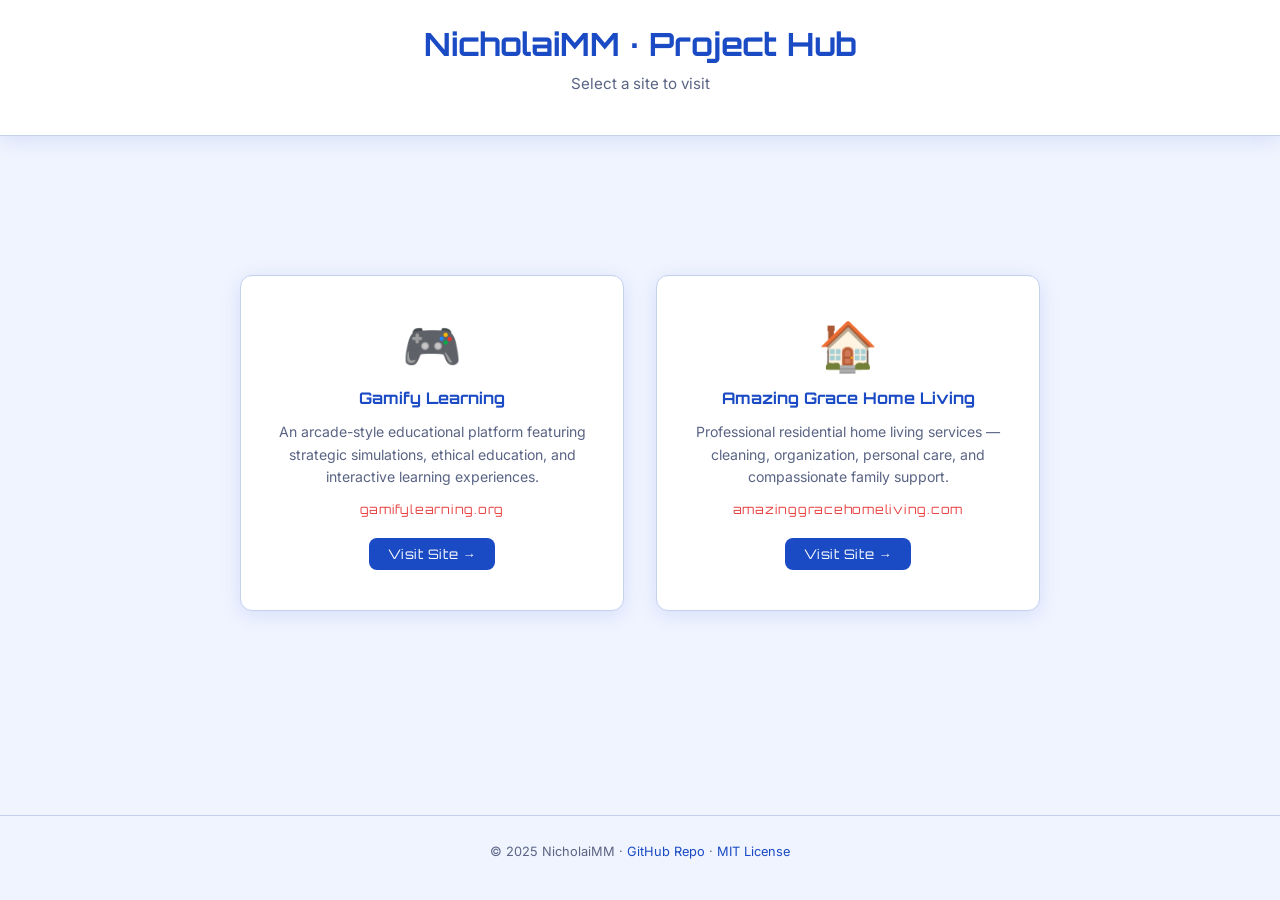
<file: index.html>
<!DOCTYPE html>
<html lang="en">
<head>
  <meta charset="UTF-8">
  <meta name="viewport" content="width=device-width, initial-scale=1.0">
  <title>NicholaiMM — Project Hub</title>
  <meta name="description" content="Welcome to the NicholaiMM project hub. Explore Gamify Learning, an arcade-style educational platform, and Amazing Grace Home Living, a professional residential home services site.">
  <meta name="author" content="NicholaiMM">
  <link rel="stylesheet" href="assets/style.css">
  <style>
    /* Hub-specific overrides */
    body { display: flex; flex-direction: column; min-height: 100vh; }

    .hub-header {
      background: var(--surface);
      border-bottom: 1px solid var(--border);
      padding: 1.5rem 2rem;
      text-align: center;
      box-shadow: var(--shadow);
    }
    .hub-header h1 {
      font-family: 'Orbitron', sans-serif;
      font-size: clamp(1.4rem, 4vw, 2rem);
      color: var(--accent);
      margin-bottom: .4rem;
    }
    .hub-header p {
      color: var(--muted);
      font-size: .95rem;
    }

    .hub-main {
      flex: 1;
      display: flex;
      flex-direction: column;
      align-items: center;
      justify-content: center;
      padding: 3rem 1.5rem;
      gap: 2rem;
    }

    .site-grid {
      display: grid;
      grid-template-columns: repeat(auto-fit, minmax(300px, 1fr));
      gap: 2rem;
      width: 100%;
      max-width: 800px;
    }

    .site-card {
      background: var(--surface);
      border: 1px solid var(--border);
      border-radius: var(--radius);
      padding: 2.5rem 2rem;
      text-align: center;
      box-shadow: var(--shadow);
      transition: transform var(--transition), box-shadow var(--transition);
      text-decoration: none;
      color: inherit;
      display: flex;
      flex-direction: column;
      align-items: center;
      gap: .8rem;
    }
    .site-card:hover {
      transform: translateY(-5px);
      box-shadow: 0 12px 40px rgba(26,75,196,.2);
      text-decoration: none;
    }
    .site-card .site-icon { font-size: 3rem; }
    .site-card h2 {
      font-family: 'Orbitron', sans-serif;
      font-size: 1rem;
      color: var(--accent);
      margin: 0;
      padding: 0;
      border: none;
    }
    .site-card p {
      color: var(--muted);
      font-size: .88rem;
      line-height: 1.6;
      margin: 0;
    }
    .site-card .domain {
      font-size: .78rem;
      color: var(--accent2);
      font-family: 'Orbitron', sans-serif;
      letter-spacing: .06em;
    }
    .site-card .visit-btn {
      display: inline-block;
      margin-top: .5rem;
      background: var(--accent);
      color: #fff;
      border-radius: 8px;
      padding: .5rem 1.2rem;
      font-size: .82rem;
      font-family: 'Orbitron', sans-serif;
      letter-spacing: .04em;
      transition: var(--transition);
    }
    .site-card:hover .visit-btn { background: var(--accent2); }

    .hub-footer {
      text-align: center;
      padding: 1.5rem 1rem;
      border-top: 1px solid var(--border);
      font-size: .8rem;
      color: var(--muted);
    }
    .hub-footer a { color: var(--accent); }
  </style>
</head>
<body>

<header class="hub-header">
  <h1>NicholaiMM · Project Hub</h1>
  <p>Select a site to visit</p>
</header>

<main class="hub-main">
  <div class="site-grid">

    <a href="gamifylearning/index.html" class="site-card">
      <div class="site-icon">🎮</div>
      <h2>Gamify Learning</h2>
      <p>An arcade-style educational platform featuring strategic simulations, ethical education, and interactive learning experiences.</p>
      <span class="domain">gamifylearning.org</span>
      <span class="visit-btn">Visit Site →</span>
    </a>

    <a href="amazinggracehomeliving/index.html" class="site-card">
      <div class="site-icon">🏠</div>
      <h2>Amazing Grace Home Living</h2>
      <p>Professional residential home living services — cleaning, organization, personal care, and compassionate family support.</p>
      <span class="domain">amazinggracehomeliving.com</span>
      <span class="visit-btn">Visit Site →</span>
    </a>

  </div>
</main>

<footer class="hub-footer">
  <p>© 2025 NicholaiMM ·
    <a href="https://github.com/NicholaiMM/nash" target="_blank" rel="noopener">GitHub Repo</a> ·
    <a href="LICENSE">MIT License</a>
  </p>
</footer>

</body>
</html>
</file>
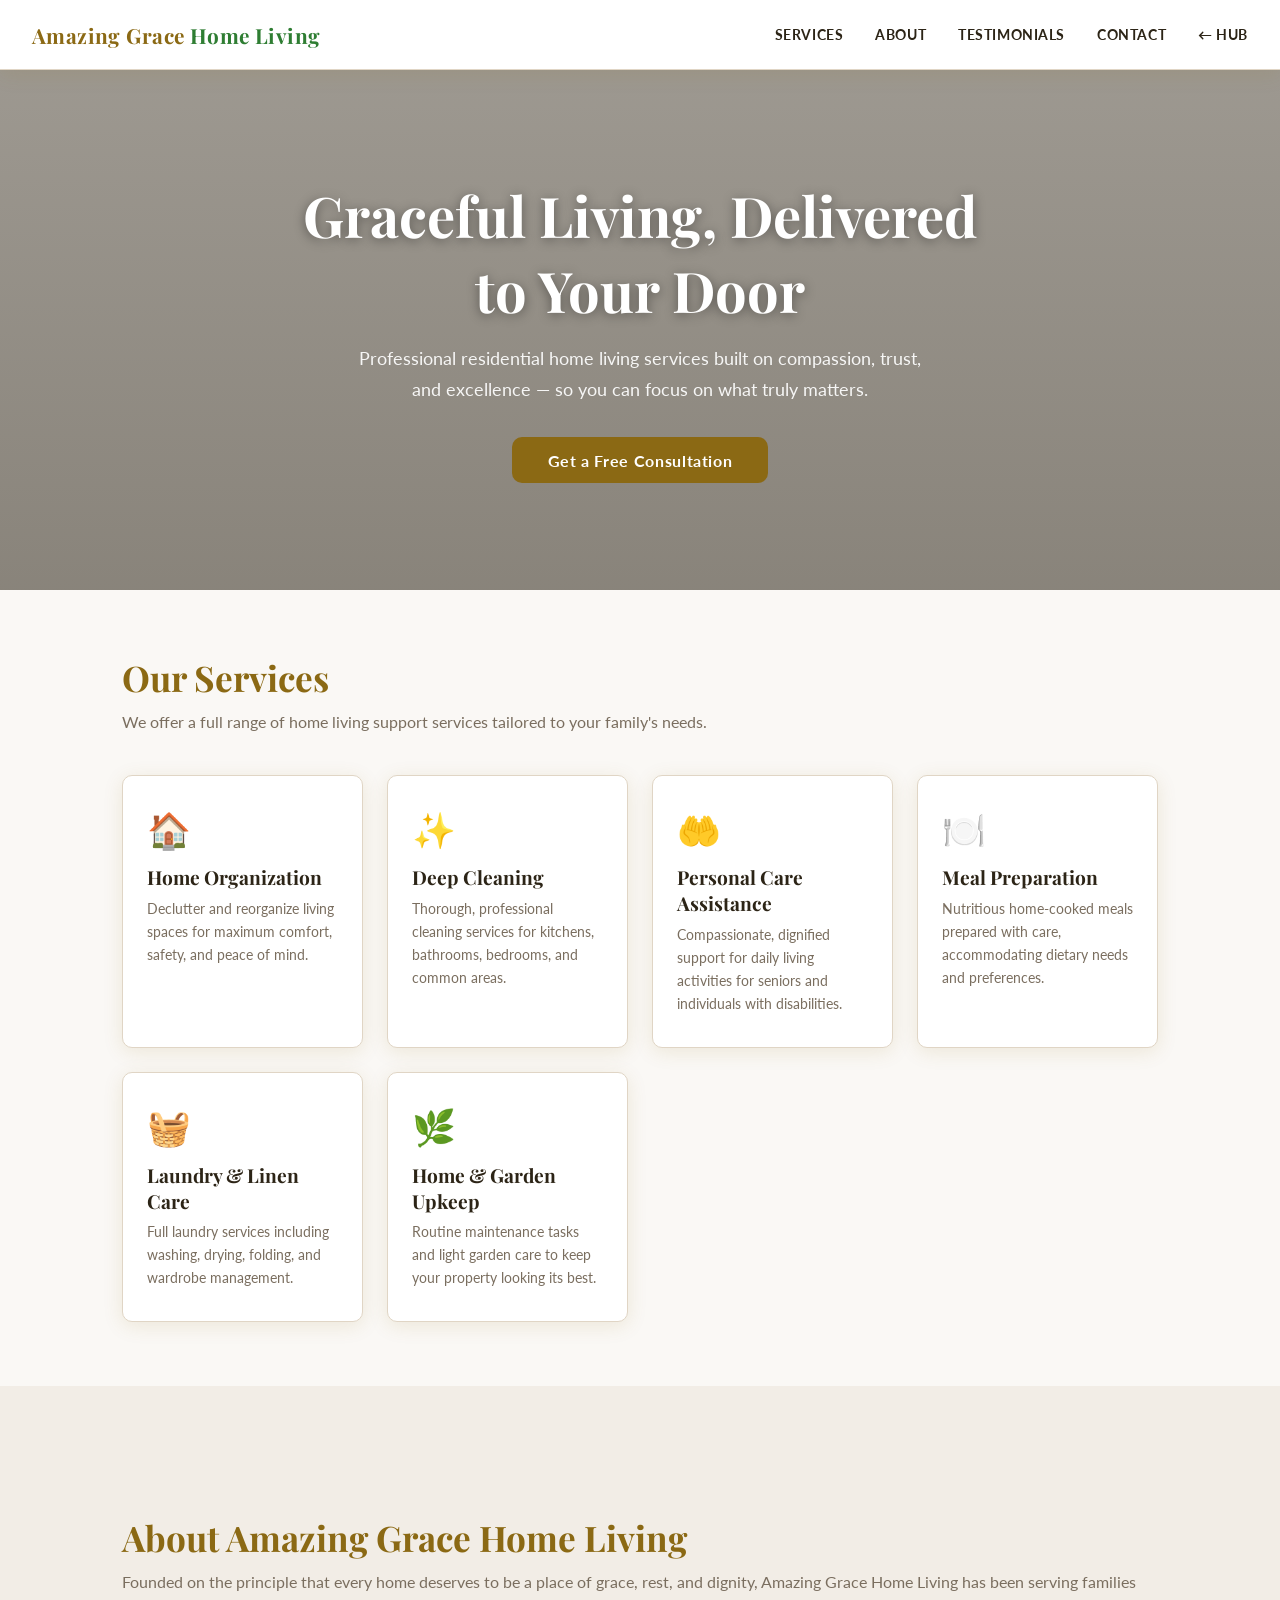
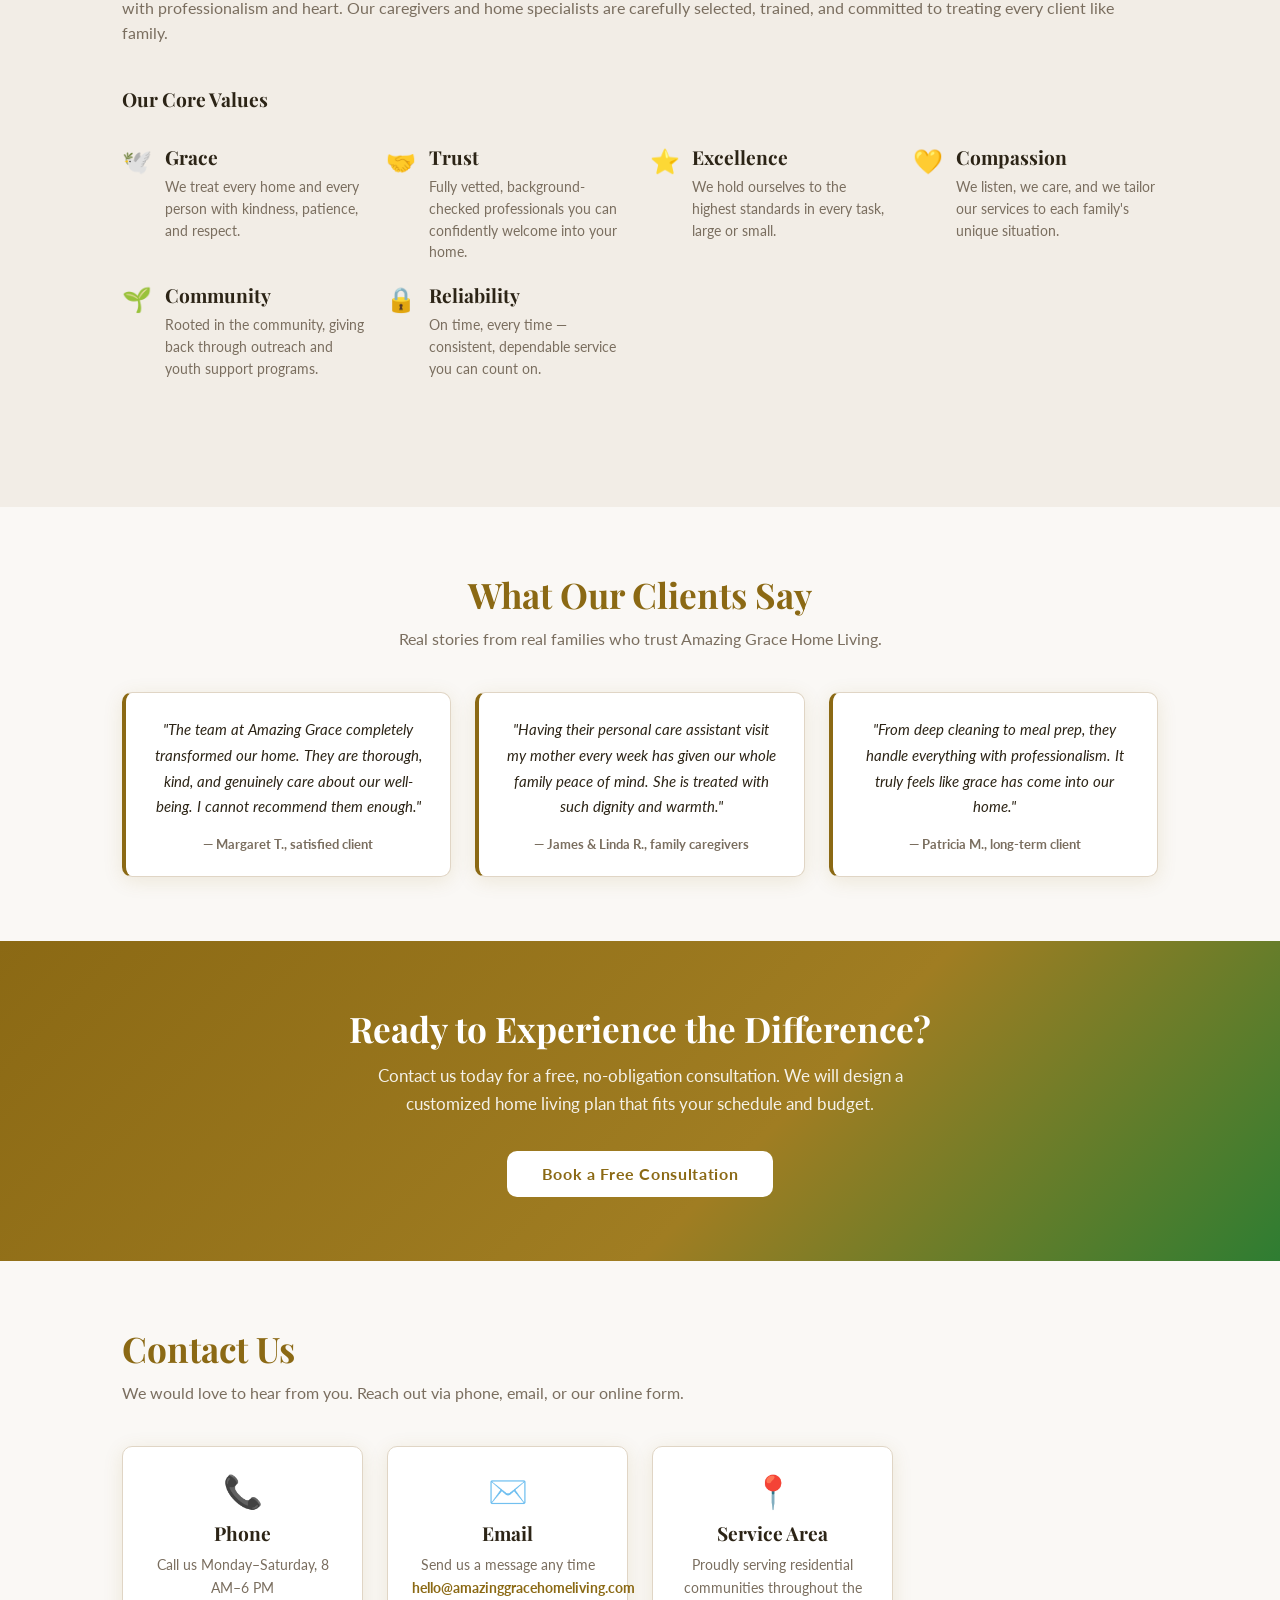
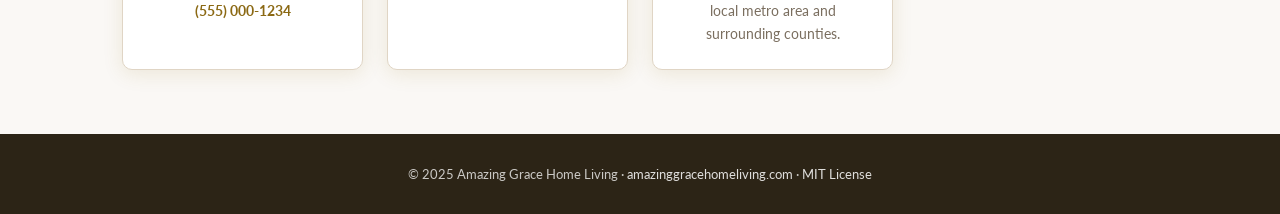
<file: amazinggracehomeliving/index.html>
<!DOCTYPE html>
<html lang="en">
<head>
  <meta charset="UTF-8">
  <meta name="viewport" content="width=device-width, initial-scale=1.0">
  <title>Amazing Grace Home Living — Residential Home Services</title>
  <meta name="description" content="Amazing Grace Home Living: professional residential home living services — cleaning, organization, personal care, and compassionate support for families.">
  <meta name="author" content="NicholaiMM">
  <meta property="og:title" content="Amazing Grace Home Living">
  <meta property="og:description" content="Professional residential home living services with compassion and excellence.">
  <meta property="og:url" content="https://amazinggracehomeliving.com/">
  <meta property="og:type" content="website">
  <link rel="canonical" href="https://amazinggracehomeliving.com/">
  <link rel="stylesheet" href="style.css">
</head>
<body>

<!-- ===== Top navigation bar ===== -->
<header class="topbar">
  <div class="brand">Amazing Grace<span> Home Living</span></div>
  <nav aria-label="Main navigation">
    <a href="#services">Services</a>
    <a href="#about">About</a>
    <a href="#testimonials">Testimonials</a>
    <a href="#contact">Contact</a>
    <a href="../index.html">← Hub</a>
  </nav>
  <button class="hamburger" id="hamburger" aria-label="Toggle navigation">
    <span></span><span></span><span></span>
  </button>
</header>

<!-- Mobile nav drawer -->
<nav class="mobile-nav" id="mobileNav" aria-label="Mobile navigation">
  <a href="#services">Services</a>
  <a href="#about">About</a>
  <a href="#testimonials">Testimonials</a>
  <a href="#contact">Contact</a>
  <a href="../index.html">← Back to Hub</a>
</nav>

<!-- ===== Page content ===== -->
<div class="page-content">

  <!-- Hero -->
  <section class="hero">
    <h1>Graceful Living, Delivered to Your Door</h1>
    <p>Professional residential home living services built on compassion, trust, and excellence — so you can focus on what truly matters.</p>
    <a href="#contact" class="hero-cta">Get a Free Consultation</a>
  </section>

  <!-- Services -->
  <section id="services" class="section">
    <h2>Our Services</h2>
    <p class="section-sub">We offer a full range of home living support services tailored to your family's needs.</p>

    <div class="services-grid">
      <div class="service-card">
        <div class="service-icon">🏠</div>
        <h3>Home Organization</h3>
        <p>Declutter and reorganize living spaces for maximum comfort, safety, and peace of mind.</p>
      </div>
      <div class="service-card">
        <div class="service-icon">✨</div>
        <h3>Deep Cleaning</h3>
        <p>Thorough, professional cleaning services for kitchens, bathrooms, bedrooms, and common areas.</p>
      </div>
      <div class="service-card">
        <div class="service-icon">🤲</div>
        <h3>Personal Care Assistance</h3>
        <p>Compassionate, dignified support for daily living activities for seniors and individuals with disabilities.</p>
      </div>
      <div class="service-card">
        <div class="service-icon">🍽️</div>
        <h3>Meal Preparation</h3>
        <p>Nutritious home-cooked meals prepared with care, accommodating dietary needs and preferences.</p>
      </div>
      <div class="service-card">
        <div class="service-icon">🧺</div>
        <h3>Laundry &amp; Linen Care</h3>
        <p>Full laundry services including washing, drying, folding, and wardrobe management.</p>
      </div>
      <div class="service-card">
        <div class="service-icon">🌿</div>
        <h3>Home &amp; Garden Upkeep</h3>
        <p>Routine maintenance tasks and light garden care to keep your property looking its best.</p>
      </div>
    </div>
  </section>

  <!-- About -->
  <div class="section-alt">
    <section id="about" class="section">
      <h2>About Amazing Grace Home Living</h2>
      <p class="section-sub">
        Founded on the principle that every home deserves to be a place of grace, rest, and dignity,
        Amazing Grace Home Living has been serving families with professionalism and heart.
        Our caregivers and home specialists are carefully selected, trained, and committed to treating
        every client like family.
      </p>

      <h3>Our Core Values</h3>
      <div class="values-list">
        <div class="value-item">
          <span class="value-icon">🕊️</span>
          <div>
            <h3>Grace</h3>
            <p>We treat every home and every person with kindness, patience, and respect.</p>
          </div>
        </div>
        <div class="value-item">
          <span class="value-icon">🤝</span>
          <div>
            <h3>Trust</h3>
            <p>Fully vetted, background-checked professionals you can confidently welcome into your home.</p>
          </div>
        </div>
        <div class="value-item">
          <span class="value-icon">⭐</span>
          <div>
            <h3>Excellence</h3>
            <p>We hold ourselves to the highest standards in every task, large or small.</p>
          </div>
        </div>
        <div class="value-item">
          <span class="value-icon">💛</span>
          <div>
            <h3>Compassion</h3>
            <p>We listen, we care, and we tailor our services to each family's unique situation.</p>
          </div>
        </div>
        <div class="value-item">
          <span class="value-icon">🌱</span>
          <div>
            <h3>Community</h3>
            <p>Rooted in the community, giving back through outreach and youth support programs.</p>
          </div>
        </div>
        <div class="value-item">
          <span class="value-icon">🔒</span>
          <div>
            <h3>Reliability</h3>
            <p>On time, every time — consistent, dependable service you can count on.</p>
          </div>
        </div>
      </div>
    </section>
  </div>

  <!-- Testimonials -->
  <section id="testimonials" class="section-center">
    <h2>What Our Clients Say</h2>
    <p class="section-sub">Real stories from real families who trust Amazing Grace Home Living.</p>

    <div class="testimonials-grid">
      <div class="testimonial">
        <blockquote>
          "The team at Amazing Grace completely transformed our home. They are thorough, kind, and
          genuinely care about our well-being. I cannot recommend them enough."
        </blockquote>
        <cite>— Margaret T., satisfied client</cite>
      </div>
      <div class="testimonial">
        <blockquote>
          "Having their personal care assistant visit my mother every week has given our whole family
          peace of mind. She is treated with such dignity and warmth."
        </blockquote>
        <cite>— James &amp; Linda R., family caregivers</cite>
      </div>
      <div class="testimonial">
        <blockquote>
          "From deep cleaning to meal prep, they handle everything with professionalism. It truly
          feels like grace has come into our home."
        </blockquote>
        <cite>— Patricia M., long-term client</cite>
      </div>
    </div>
  </section>

  <!-- CTA Banner -->
  <div class="cta-banner">
    <h2>Ready to Experience the Difference?</h2>
    <p>Contact us today for a free, no-obligation consultation. We will design a customized home living plan that fits your schedule and budget.</p>
    <a href="#contact" class="cta-btn">Book a Free Consultation</a>
  </div>

  <!-- Contact -->
  <section id="contact" class="section">
    <h2>Contact Us</h2>
    <p class="section-sub">We would love to hear from you. Reach out via phone, email, or our online form.</p>

    <div class="contact-grid">
      <div class="contact-card">
        <div class="contact-icon">📞</div>
        <h3>Phone</h3>
        <p>Call us Monday–Saturday, 8 AM–6 PM<br>
          <a href="tel:+15550001234">(555) 000-1234</a>
        </p>
      </div>
      <div class="contact-card">
        <div class="contact-icon">✉️</div>
        <h3>Email</h3>
        <p>Send us a message any time<br>
          <a href="mailto:hello@amazinggracehomeliving.com">hello@amazinggracehomeliving.com</a>
        </p>
      </div>
      <div class="contact-card">
        <div class="contact-icon">📍</div>
        <h3>Service Area</h3>
        <p>Proudly serving residential communities throughout the local metro area and surrounding counties.</p>
      </div>
    </div>
  </section>

  <!-- Footer -->
  <footer>
    <p>
      © 2025 Amazing Grace Home Living ·
      <a href="https://amazinggracehomeliving.com/">amazinggracehomeliving.com</a> ·
      <a href="../LICENSE">MIT License</a>
    </p>
  </footer>

</div><!-- /.page-content -->

<script>
  const hamburger  = document.getElementById('hamburger');
  const mobileNav  = document.getElementById('mobileNav');
  hamburger.addEventListener('click', () => mobileNav.classList.toggle('open'));
  document.addEventListener('click', e => {
    if (!mobileNav.contains(e.target) && !hamburger.contains(e.target)) {
      mobileNav.classList.remove('open');
    }
  });
</script>
</body>
</html>
</file>
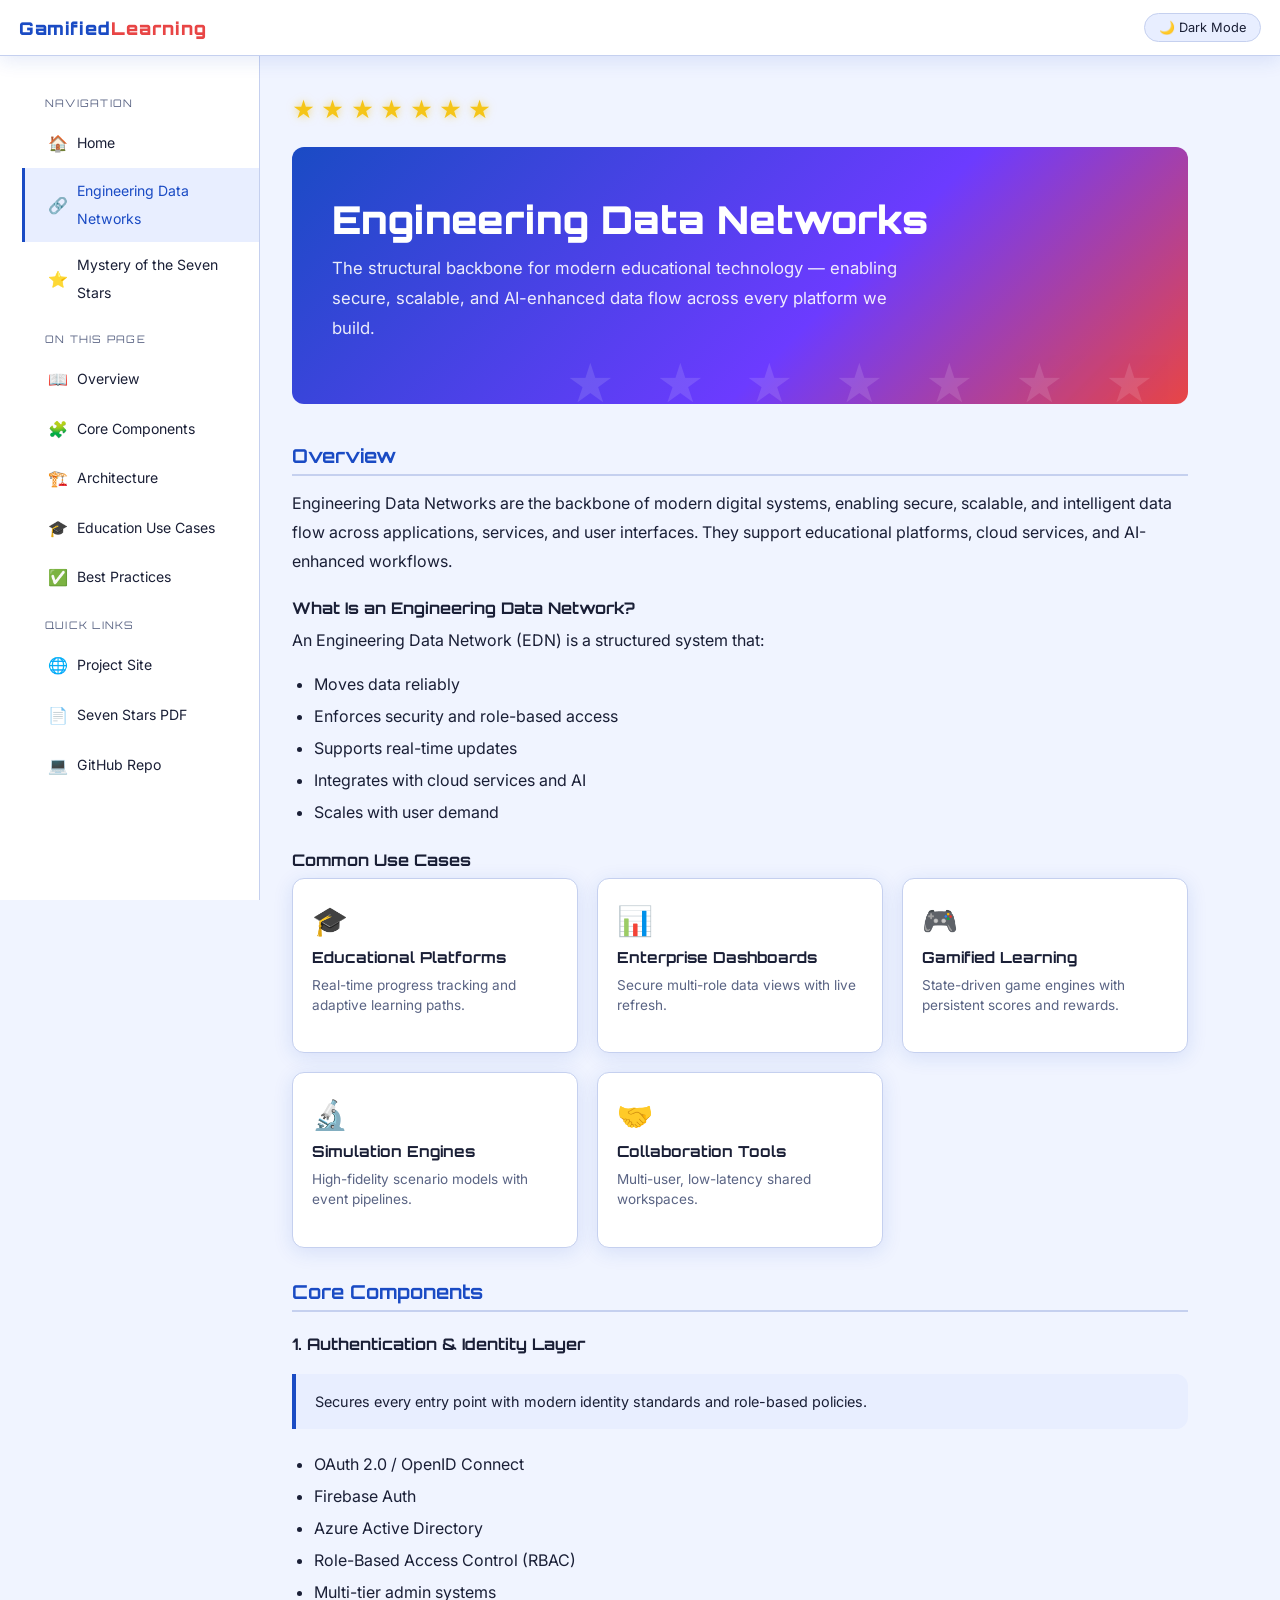
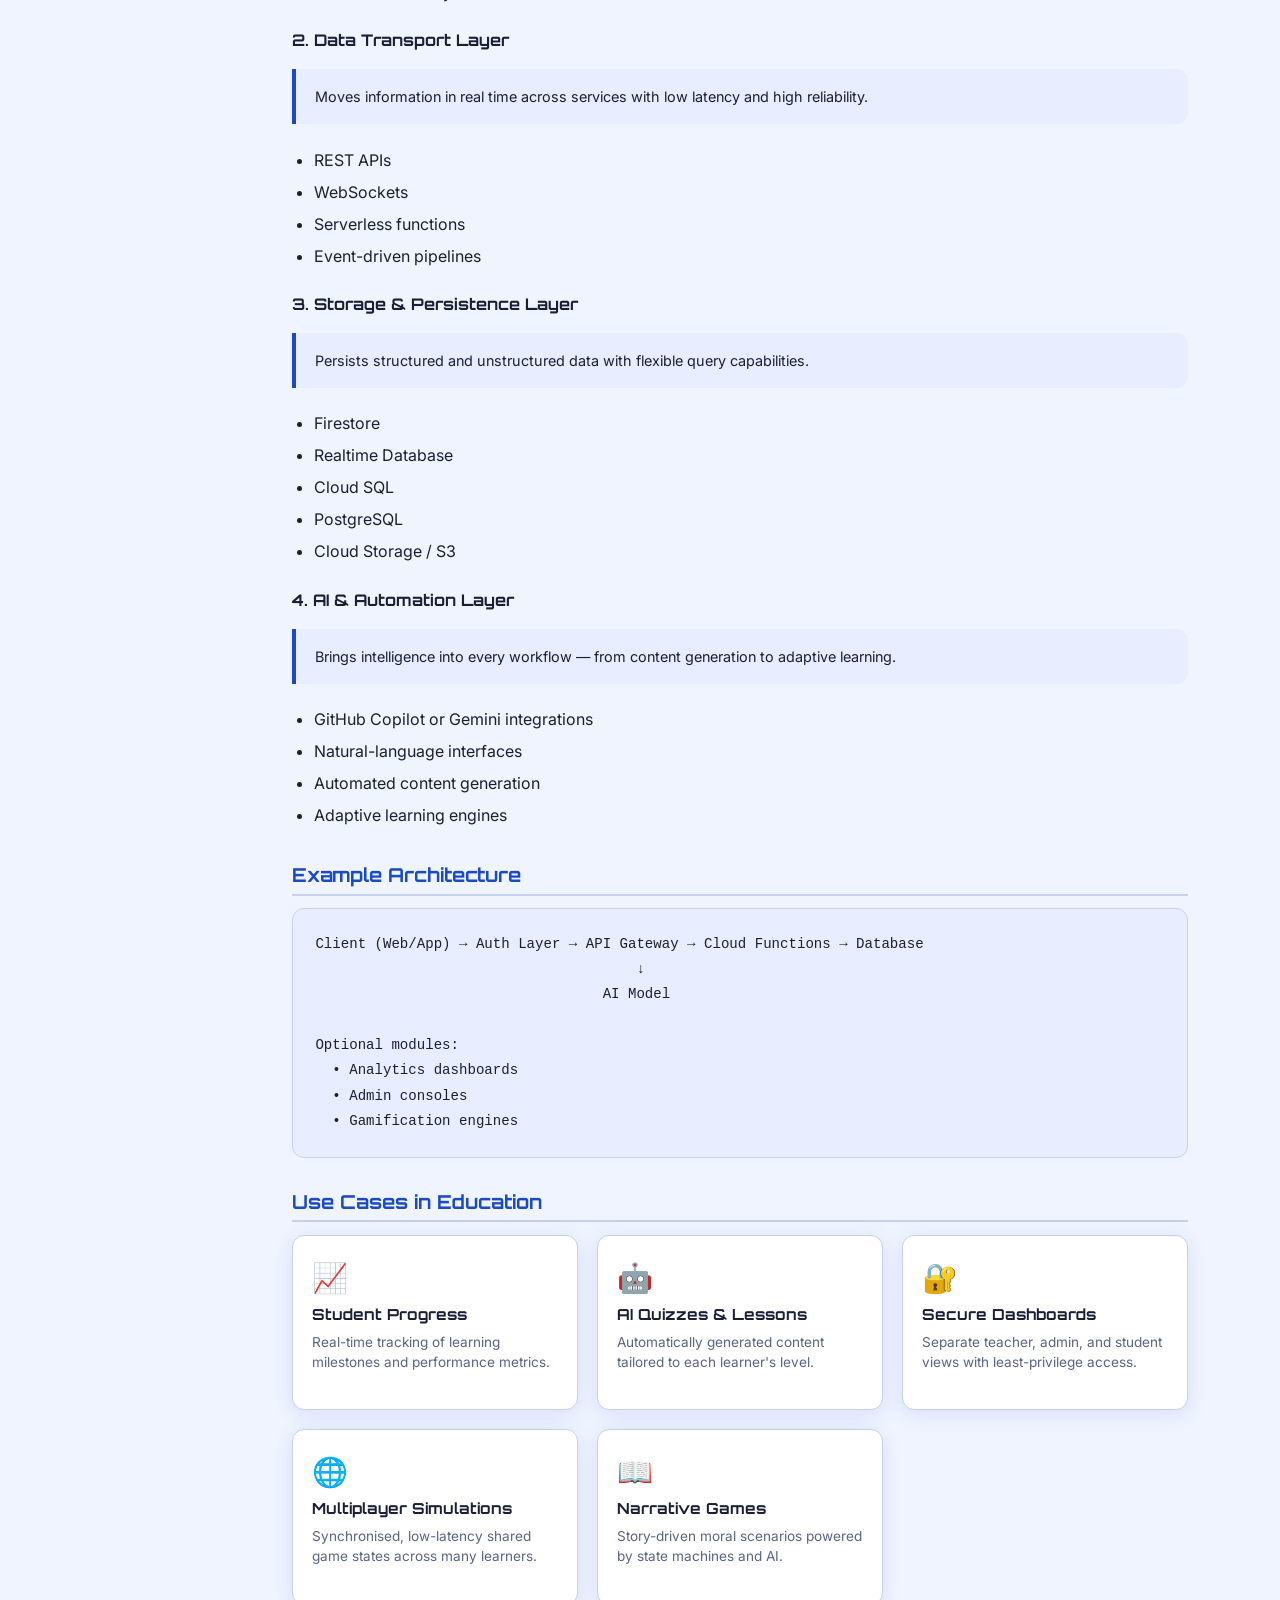
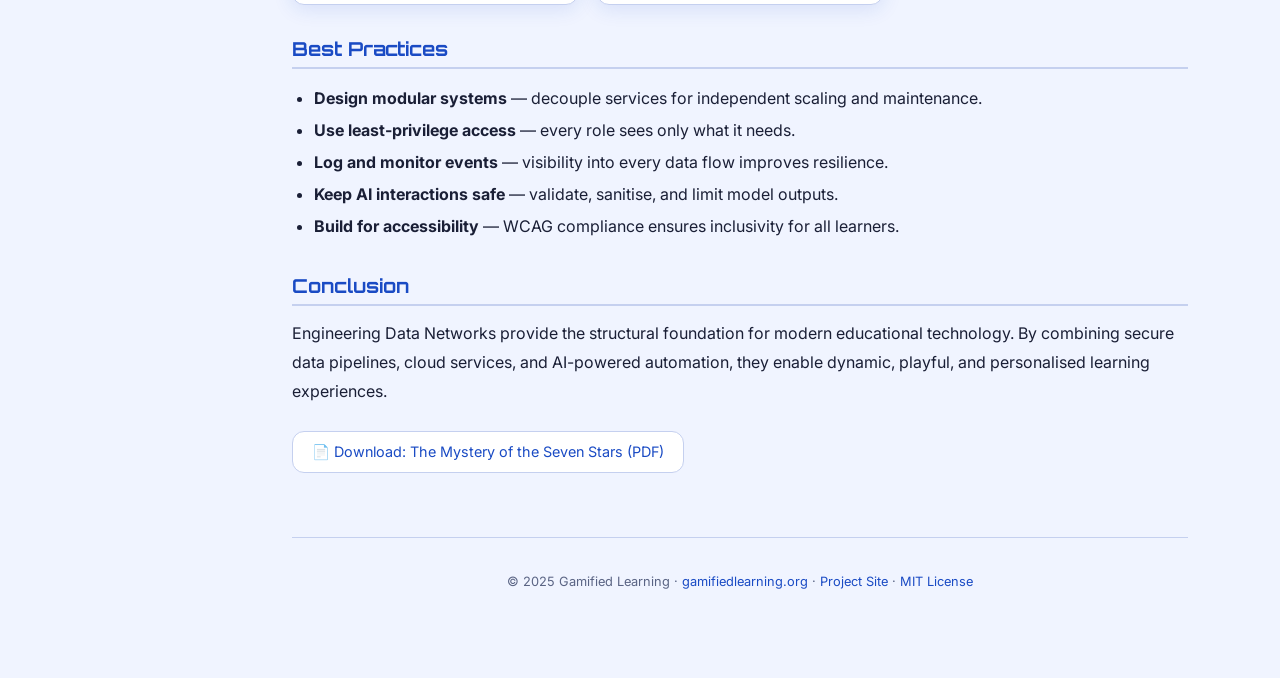
<file: engineering-data-networks.html>
<!DOCTYPE html>
<html lang="en" data-theme="light">
<head>
  <meta charset="UTF-8">
  <meta name="viewport" content="width=device-width, initial-scale=1.0">
  <title>Engineering Data Networks — Gamified Learning</title>
  <meta name="description" content="Engineering Data Networks (EDN): secure, scalable, AI-enhanced data pipelines for modern educational technology platforms.">
  <meta name="author" content="NicholaiMM">
  <meta property="og:title" content="Engineering Data Networks">
  <meta property="og:description" content="The structural backbone for modern educational technology: secure data pipelines, cloud services, and AI-powered automation.">
  <meta property="og:url" content="https://gamifiedlearning.org/engineering-data-networks.html">
  <meta property="og:type" content="article">
  <link rel="canonical" href="https://gamifiedlearning.org/engineering-data-networks.html">
  <link rel="stylesheet" href="style.css">
</head>
<body>

<!-- ===== Top navigation bar ===== -->
<header class="topbar">
  <button class="hamburger" id="hamburger" aria-label="Toggle sidebar">
    <span></span><span></span><span></span>
  </button>
  <div class="brand">Gamified<span>Learning</span></div>
  <button class="theme-toggle" id="themeToggle">🌙 Dark Mode</button>
</header>

<!-- ===== Layout ===== -->
<div class="layout">

  <!-- Sidebar -->
  <aside class="sidebar" id="sidebar">
    <nav>
      <ul>
        <li class="nav-section">Navigation</li>
        <li><a href="index.html"><span class="icon">🏠</span> Home</a></li>
        <li><a href="engineering-data-networks.html" class="active"><span class="icon">🔗</span> Engineering Data Networks</a></li>
        <li><a href="seven-stars.html"><span class="icon">⭐</span> Mystery of the Seven Stars</a></li>

        <li class="nav-section">On This Page</li>
        <li><a href="#overview"><span class="icon">📖</span> Overview</a></li>
        <li><a href="#components"><span class="icon">🧩</span> Core Components</a></li>
        <li><a href="#architecture"><span class="icon">🏗️</span> Architecture</a></li>
        <li><a href="#education"><span class="icon">🎓</span> Education Use Cases</a></li>
        <li><a href="#best-practices"><span class="icon">✅</span> Best Practices</a></li>

        <li class="nav-section">Quick Links</li>
        <li><a href="https://sites.google.com/view/nicholai/" target="_blank" rel="noopener noreferrer"><span class="icon">🌐</span> Project Site</a></li>
        <li><a href="The%20Mystery%20of%20the%20Seven%20Stars.pdf" target="_blank" rel="noopener noreferrer"><span class="icon">📄</span> Seven Stars PDF</a></li>
        <li><a href="https://github.com/NicholaiMM/nash" target="_blank" rel="noopener noreferrer"><span class="icon">💻</span> GitHub Repo</a></li>
      </ul>
    </nav>
  </aside>

  <!-- Main -->
  <main class="main">

    <div class="stars-strip">
      <span>★</span><span>★</span><span>★</span><span>★</span><span>★</span><span>★</span><span>★</span>
    </div>

    <div class="hero">
      <h1>Engineering Data Networks</h1>
      <p>The structural backbone for modern educational technology — enabling secure, scalable, and AI-enhanced data flow across every platform we build.</p>
    </div>

    <section id="overview">
      <h2>Overview</h2>
      <p>
        Engineering Data Networks are the backbone of modern digital systems, enabling secure, scalable, and intelligent
        data flow across applications, services, and user interfaces. They support educational platforms, cloud services,
        and AI-enhanced workflows.
      </p>

      <h3>What Is an Engineering Data Network?</h3>
      <p>An Engineering Data Network (EDN) is a structured system that:</p>
      <ul>
        <li>Moves data reliably</li>
        <li>Enforces security and role-based access</li>
        <li>Supports real-time updates</li>
        <li>Integrates with cloud services and AI</li>
        <li>Scales with user demand</li>
      </ul>

      <h3>Common Use Cases</h3>
      <div class="card-grid">
        <div class="card"><div class="card-icon">🎓</div><h3>Educational Platforms</h3><p>Real-time progress tracking and adaptive learning paths.</p></div>
        <div class="card"><div class="card-icon">📊</div><h3>Enterprise Dashboards</h3><p>Secure multi-role data views with live refresh.</p></div>
        <div class="card"><div class="card-icon">🎮</div><h3>Gamified Learning</h3><p>State-driven game engines with persistent scores and rewards.</p></div>
        <div class="card"><div class="card-icon">🔬</div><h3>Simulation Engines</h3><p>High-fidelity scenario models with event pipelines.</p></div>
        <div class="card"><div class="card-icon">🤝</div><h3>Collaboration Tools</h3><p>Multi-user, low-latency shared workspaces.</p></div>
      </div>
    </section>

    <section id="components">
      <h2>Core Components</h2>

      <h3>1. Authentication &amp; Identity Layer</h3>
      <div class="info-box">Secures every entry point with modern identity standards and role-based policies.</div>
      <ul>
        <li>OAuth 2.0 / OpenID Connect</li>
        <li>Firebase Auth</li>
        <li>Azure Active Directory</li>
        <li>Role-Based Access Control (RBAC)</li>
        <li>Multi-tier admin systems</li>
      </ul>

      <h3>2. Data Transport Layer</h3>
      <div class="info-box">Moves information in real time across services with low latency and high reliability.</div>
      <ul>
        <li>REST APIs</li>
        <li>WebSockets</li>
        <li>Serverless functions</li>
        <li>Event-driven pipelines</li>
      </ul>

      <h3>3. Storage &amp; Persistence Layer</h3>
      <div class="info-box">Persists structured and unstructured data with flexible query capabilities.</div>
      <ul>
        <li>Firestore</li>
        <li>Realtime Database</li>
        <li>Cloud SQL</li>
        <li>PostgreSQL</li>
        <li>Cloud Storage / S3</li>
      </ul>

      <h3>4. AI &amp; Automation Layer</h3>
      <div class="info-box">Brings intelligence into every workflow — from content generation to adaptive learning.</div>
      <ul>
        <li>GitHub Copilot or Gemini integrations</li>
        <li>Natural-language interfaces</li>
        <li>Automated content generation</li>
        <li>Adaptive learning engines</li>
      </ul>
    </section>

    <section id="architecture">
      <h2>Example Architecture</h2>
      <pre class="arch-pre">Client (Web/App) → Auth Layer → API Gateway → Cloud Functions → Database
                                      ↓
                                  AI Model

Optional modules:
  • Analytics dashboards
  • Admin consoles
  • Gamification engines</pre>
    </section>

    <section id="education">
      <h2>Use Cases in Education</h2>
      <div class="card-grid">
        <div class="card"><div class="card-icon">📈</div><h3>Student Progress</h3><p>Real-time tracking of learning milestones and performance metrics.</p></div>
        <div class="card"><div class="card-icon">🤖</div><h3>AI Quizzes &amp; Lessons</h3><p>Automatically generated content tailored to each learner's level.</p></div>
        <div class="card"><div class="card-icon">🔐</div><h3>Secure Dashboards</h3><p>Separate teacher, admin, and student views with least-privilege access.</p></div>
        <div class="card"><div class="card-icon">🌐</div><h3>Multiplayer Simulations</h3><p>Synchronised, low-latency shared game states across many learners.</p></div>
        <div class="card"><div class="card-icon">📖</div><h3>Narrative Games</h3><p>Story-driven moral scenarios powered by state machines and AI.</p></div>
      </div>
    </section>

    <section id="best-practices">
      <h2>Best Practices</h2>
      <ul>
        <li><strong>Design modular systems</strong> — decouple services for independent scaling and maintenance.</li>
        <li><strong>Use least-privilege access</strong> — every role sees only what it needs.</li>
        <li><strong>Log and monitor events</strong> — visibility into every data flow improves resilience.</li>
        <li><strong>Keep AI interactions safe</strong> — validate, sanitise, and limit model outputs.</li>
        <li><strong>Build for accessibility</strong> — WCAG compliance ensures inclusivity for all learners.</li>
      </ul>

      <h2>Conclusion</h2>
      <p>
        Engineering Data Networks provide the structural foundation for modern educational technology. By combining
        secure data pipelines, cloud services, and AI-powered automation, they enable dynamic, playful, and
        personalised learning experiences.
      </p>

      <a class="download-link" href="The Mystery of the Seven Stars.pdf" target="_blank">
        📄 Download: The Mystery of the Seven Stars (PDF)
      </a>
    </section>

    <footer>
      <p>© 2025 Gamified Learning · <a href="https://gamifiedlearning.org/">gamifiedlearning.org</a> ·
        <a href="https://sites.google.com/view/nicholai/" target="_blank" rel="noopener">Project Site</a> ·
        <a href="LICENSE">MIT License</a>
      </p>
    </footer>

  </main>
</div><!-- /.layout -->

<script>
  const toggle = document.getElementById('themeToggle');
  const html   = document.documentElement;
  const saved  = localStorage.getItem('theme') || 'light';
  html.setAttribute('data-theme', saved);
  toggle.textContent = saved === 'dark' ? '☀️ Light Mode' : '🌙 Dark Mode';

  toggle.addEventListener('click', () => {
    const next = html.getAttribute('data-theme') === 'dark' ? 'light' : 'dark';
    html.setAttribute('data-theme', next);
    localStorage.setItem('theme', next);
    toggle.textContent = next === 'dark' ? '☀️ Light Mode' : '🌙 Dark Mode';
  });

  const hamburger = document.getElementById('hamburger');
  const sidebar   = document.getElementById('sidebar');
  hamburger.addEventListener('click', () => sidebar.classList.toggle('open'));
  document.addEventListener('click', e => {
    if (!sidebar.contains(e.target) && !hamburger.contains(e.target)) {
      sidebar.classList.remove('open');
    }
  });
</script>
</body>
</html>
</file>
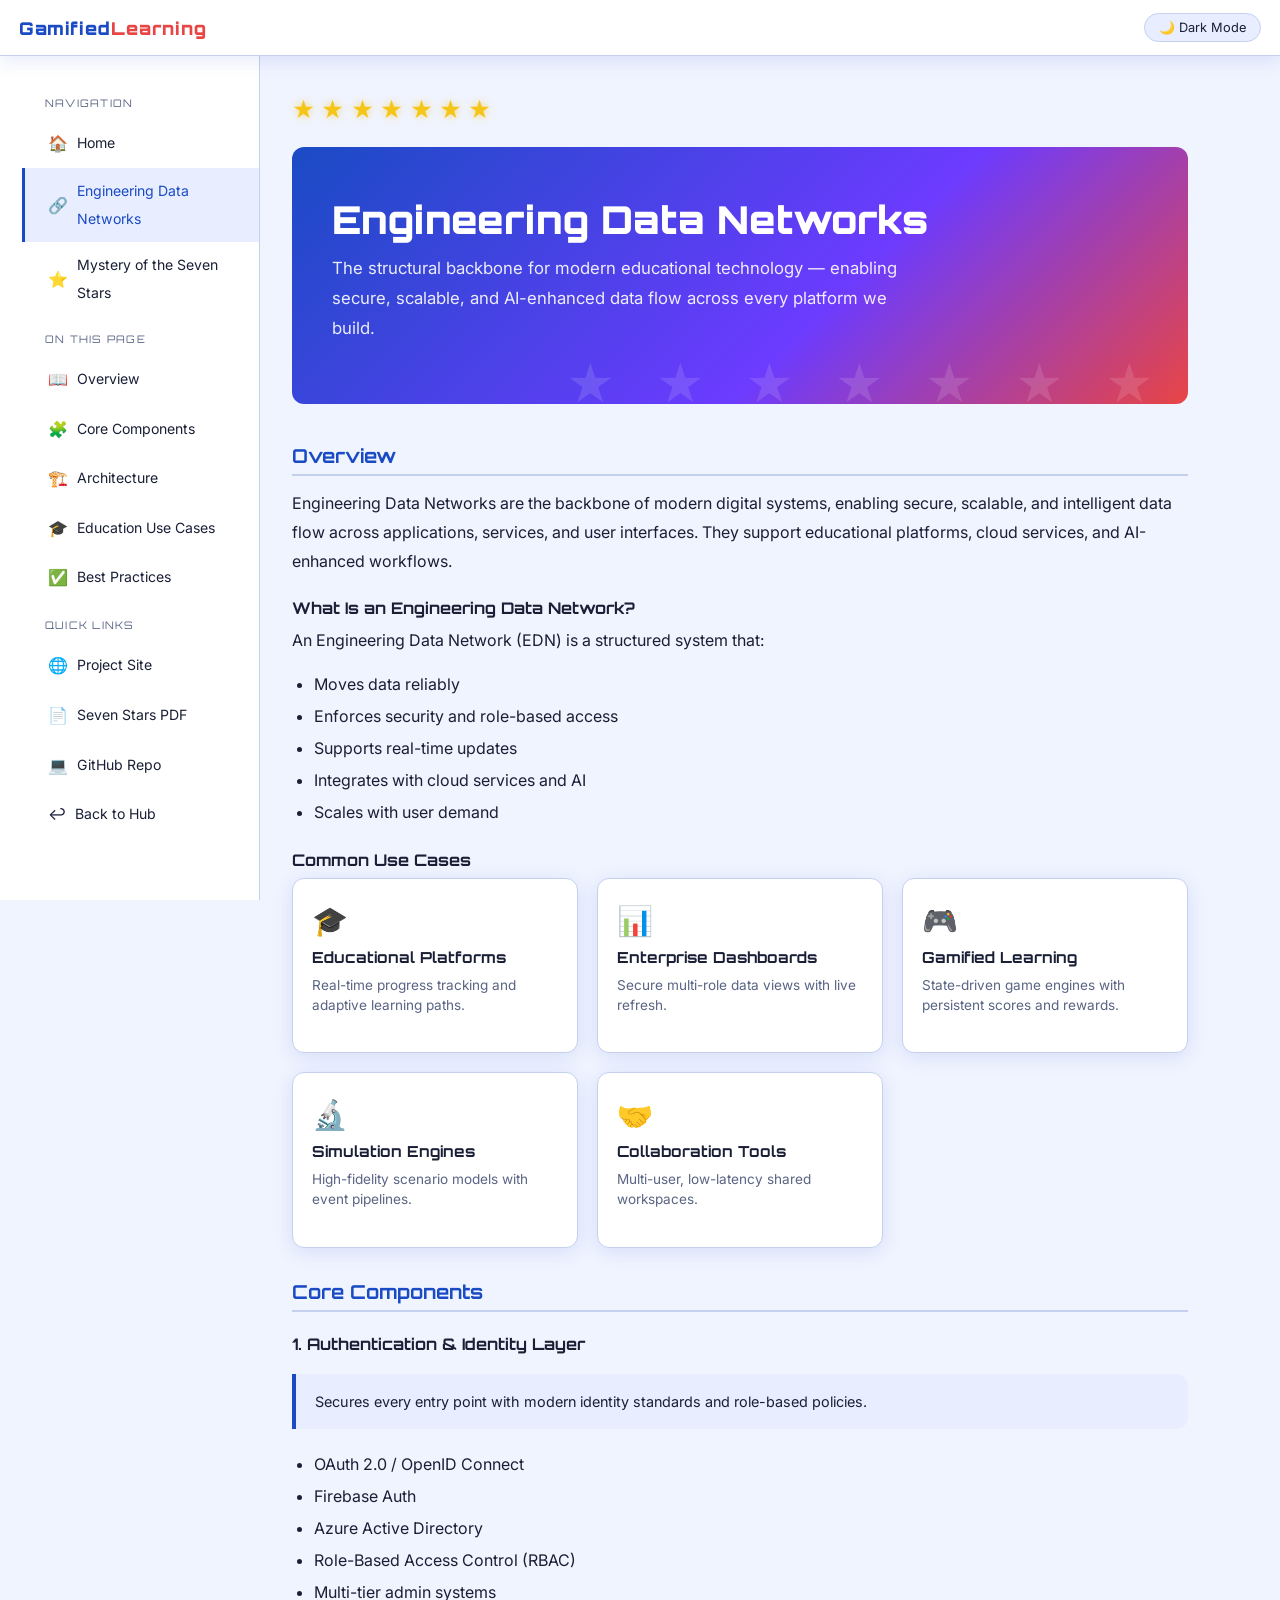
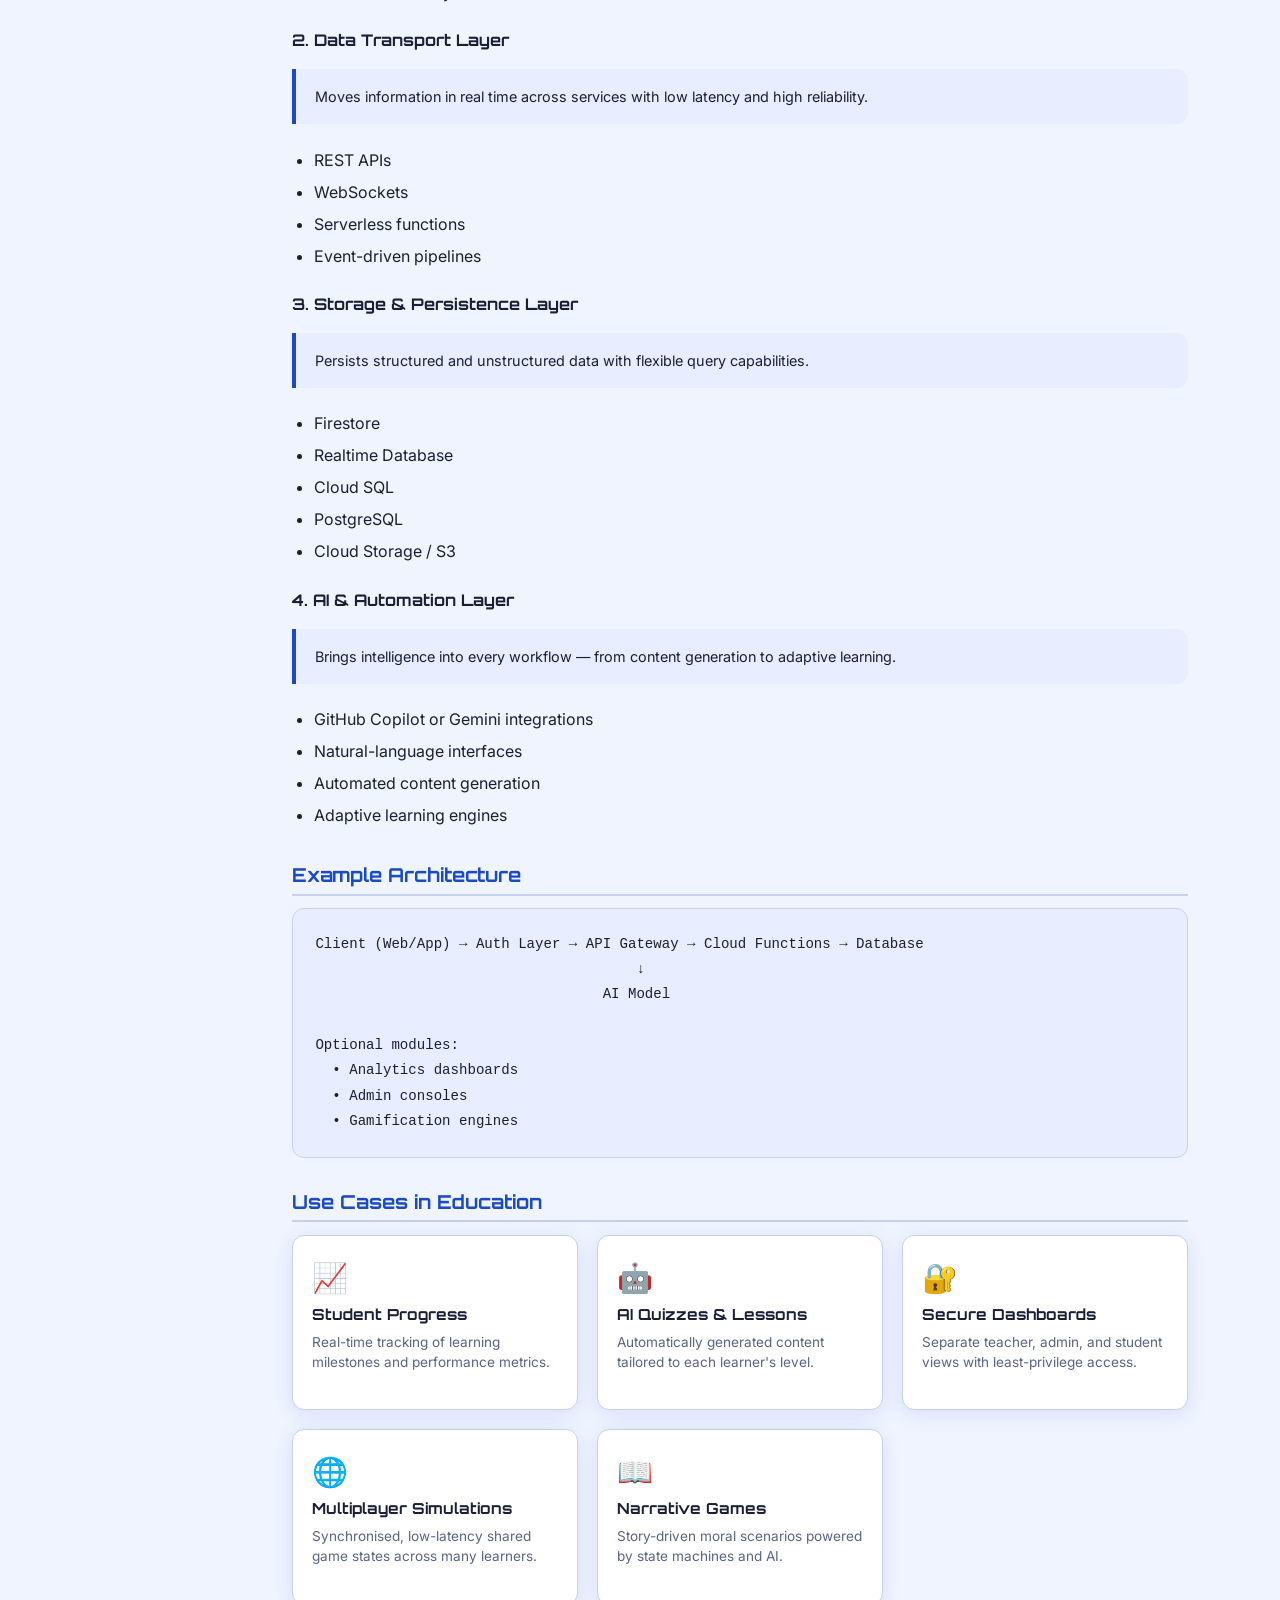
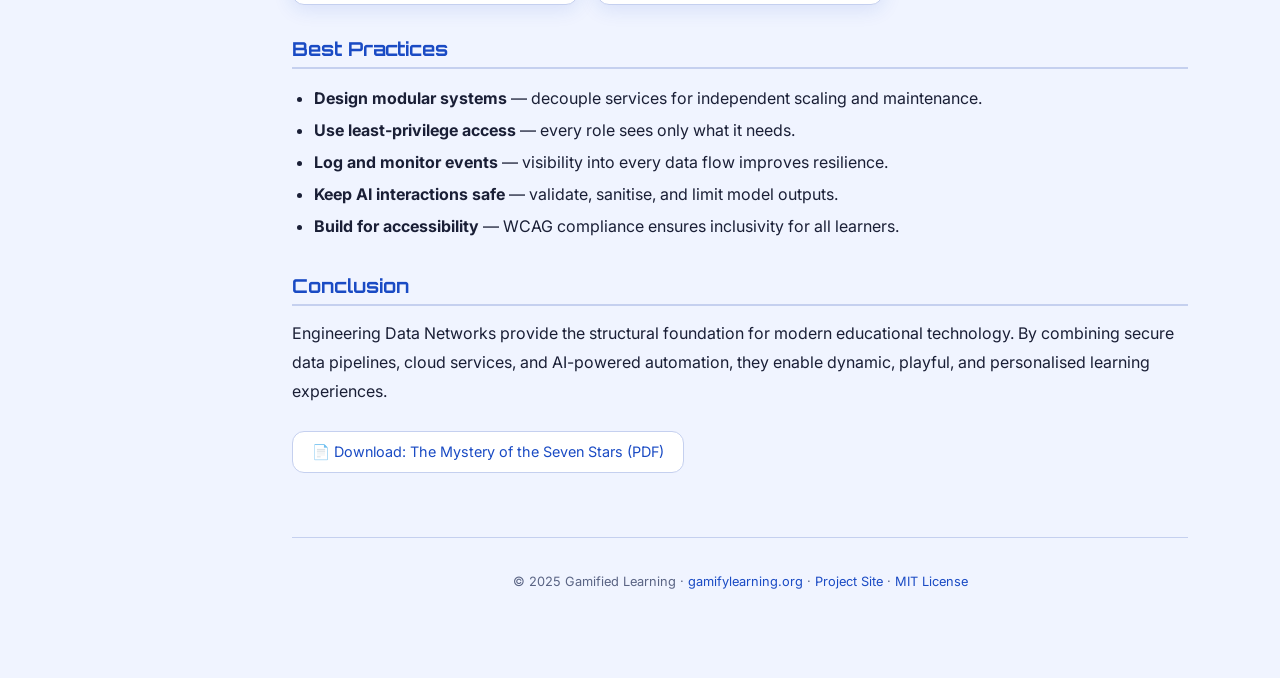
<file: gamifylearning/engineering-data-networks.html>
<!DOCTYPE html>
<html lang="en" data-theme="light">
<head>
  <meta charset="UTF-8">
  <meta name="viewport" content="width=device-width, initial-scale=1.0">
  <title>Engineering Data Networks — Gamified Learning</title>
  <meta name="description" content="Engineering Data Networks (EDN): secure, scalable, AI-enhanced data pipelines for modern educational technology platforms.">
  <meta name="author" content="NicholaiMM">
  <meta property="og:title" content="Engineering Data Networks">
  <meta property="og:description" content="The structural backbone for modern educational technology: secure data pipelines, cloud services, and AI-powered automation.">
  <meta property="og:url" content="https://gamifylearning.org/engineering-data-networks.html">
  <meta property="og:type" content="article">
  <link rel="canonical" href="https://gamifylearning.org/engineering-data-networks.html">
  <link rel="stylesheet" href="../assets/style.css">
</head>
<body>

<!-- ===== Top navigation bar ===== -->
<header class="topbar">
  <button class="hamburger" id="hamburger" aria-label="Toggle sidebar">
    <span></span><span></span><span></span>
  </button>
  <div class="brand">Gamified<span>Learning</span></div>
  <button class="theme-toggle" id="themeToggle">🌙 Dark Mode</button>
</header>

<!-- ===== Layout ===== -->
<div class="layout">

  <!-- Sidebar -->
  <aside class="sidebar" id="sidebar">
    <nav>
      <ul>
        <li class="nav-section">Navigation</li>
        <li><a href="index.html"><span class="icon">🏠</span> Home</a></li>
        <li><a href="engineering-data-networks.html" class="active"><span class="icon">🔗</span> Engineering Data Networks</a></li>
        <li><a href="seven-stars.html"><span class="icon">⭐</span> Mystery of the Seven Stars</a></li>

        <li class="nav-section">On This Page</li>
        <li><a href="#overview"><span class="icon">📖</span> Overview</a></li>
        <li><a href="#components"><span class="icon">🧩</span> Core Components</a></li>
        <li><a href="#architecture"><span class="icon">🏗️</span> Architecture</a></li>
        <li><a href="#education"><span class="icon">🎓</span> Education Use Cases</a></li>
        <li><a href="#best-practices"><span class="icon">✅</span> Best Practices</a></li>

        <li class="nav-section">Quick Links</li>
        <li><a href="https://sites.google.com/view/nicholai/" target="_blank" rel="noopener noreferrer"><span class="icon">🌐</span> Project Site</a></li>
        <li><a href="The%20Mystery%20of%20the%20Seven%20Stars.pdf" target="_blank" rel="noopener noreferrer"><span class="icon">📄</span> Seven Stars PDF</a></li>
        <li><a href="https://github.com/NicholaiMM/nash" target="_blank" rel="noopener noreferrer"><span class="icon">💻</span> GitHub Repo</a></li>
        <li><a href="../index.html"><span class="icon">↩</span> Back to Hub</a></li>
      </ul>
    </nav>
  </aside>

  <!-- Main -->
  <main class="main">

    <div class="stars-strip">
      <span>★</span><span>★</span><span>★</span><span>★</span><span>★</span><span>★</span><span>★</span>
    </div>

    <div class="hero">
      <h1>Engineering Data Networks</h1>
      <p>The structural backbone for modern educational technology — enabling secure, scalable, and AI-enhanced data flow across every platform we build.</p>
    </div>

    <section id="overview">
      <h2>Overview</h2>
      <p>
        Engineering Data Networks are the backbone of modern digital systems, enabling secure, scalable, and intelligent
        data flow across applications, services, and user interfaces. They support educational platforms, cloud services,
        and AI-enhanced workflows.
      </p>

      <h3>What Is an Engineering Data Network?</h3>
      <p>An Engineering Data Network (EDN) is a structured system that:</p>
      <ul>
        <li>Moves data reliably</li>
        <li>Enforces security and role-based access</li>
        <li>Supports real-time updates</li>
        <li>Integrates with cloud services and AI</li>
        <li>Scales with user demand</li>
      </ul>

      <h3>Common Use Cases</h3>
      <div class="card-grid">
        <div class="card"><div class="card-icon">🎓</div><h3>Educational Platforms</h3><p>Real-time progress tracking and adaptive learning paths.</p></div>
        <div class="card"><div class="card-icon">📊</div><h3>Enterprise Dashboards</h3><p>Secure multi-role data views with live refresh.</p></div>
        <div class="card"><div class="card-icon">🎮</div><h3>Gamified Learning</h3><p>State-driven game engines with persistent scores and rewards.</p></div>
        <div class="card"><div class="card-icon">🔬</div><h3>Simulation Engines</h3><p>High-fidelity scenario models with event pipelines.</p></div>
        <div class="card"><div class="card-icon">🤝</div><h3>Collaboration Tools</h3><p>Multi-user, low-latency shared workspaces.</p></div>
      </div>
    </section>

    <section id="components">
      <h2>Core Components</h2>

      <h3>1. Authentication &amp; Identity Layer</h3>
      <div class="info-box">Secures every entry point with modern identity standards and role-based policies.</div>
      <ul>
        <li>OAuth 2.0 / OpenID Connect</li>
        <li>Firebase Auth</li>
        <li>Azure Active Directory</li>
        <li>Role-Based Access Control (RBAC)</li>
        <li>Multi-tier admin systems</li>
      </ul>

      <h3>2. Data Transport Layer</h3>
      <div class="info-box">Moves information in real time across services with low latency and high reliability.</div>
      <ul>
        <li>REST APIs</li>
        <li>WebSockets</li>
        <li>Serverless functions</li>
        <li>Event-driven pipelines</li>
      </ul>

      <h3>3. Storage &amp; Persistence Layer</h3>
      <div class="info-box">Persists structured and unstructured data with flexible query capabilities.</div>
      <ul>
        <li>Firestore</li>
        <li>Realtime Database</li>
        <li>Cloud SQL</li>
        <li>PostgreSQL</li>
        <li>Cloud Storage / S3</li>
      </ul>

      <h3>4. AI &amp; Automation Layer</h3>
      <div class="info-box">Brings intelligence into every workflow — from content generation to adaptive learning.</div>
      <ul>
        <li>GitHub Copilot or Gemini integrations</li>
        <li>Natural-language interfaces</li>
        <li>Automated content generation</li>
        <li>Adaptive learning engines</li>
      </ul>
    </section>

    <section id="architecture">
      <h2>Example Architecture</h2>
      <pre class="arch-pre">Client (Web/App) → Auth Layer → API Gateway → Cloud Functions → Database
                                      ↓
                                  AI Model

Optional modules:
  • Analytics dashboards
  • Admin consoles
  • Gamification engines</pre>
    </section>

    <section id="education">
      <h2>Use Cases in Education</h2>
      <div class="card-grid">
        <div class="card"><div class="card-icon">📈</div><h3>Student Progress</h3><p>Real-time tracking of learning milestones and performance metrics.</p></div>
        <div class="card"><div class="card-icon">🤖</div><h3>AI Quizzes &amp; Lessons</h3><p>Automatically generated content tailored to each learner's level.</p></div>
        <div class="card"><div class="card-icon">🔐</div><h3>Secure Dashboards</h3><p>Separate teacher, admin, and student views with least-privilege access.</p></div>
        <div class="card"><div class="card-icon">🌐</div><h3>Multiplayer Simulations</h3><p>Synchronised, low-latency shared game states across many learners.</p></div>
        <div class="card"><div class="card-icon">📖</div><h3>Narrative Games</h3><p>Story-driven moral scenarios powered by state machines and AI.</p></div>
      </div>
    </section>

    <section id="best-practices">
      <h2>Best Practices</h2>
      <ul>
        <li><strong>Design modular systems</strong> — decouple services for independent scaling and maintenance.</li>
        <li><strong>Use least-privilege access</strong> — every role sees only what it needs.</li>
        <li><strong>Log and monitor events</strong> — visibility into every data flow improves resilience.</li>
        <li><strong>Keep AI interactions safe</strong> — validate, sanitise, and limit model outputs.</li>
        <li><strong>Build for accessibility</strong> — WCAG compliance ensures inclusivity for all learners.</li>
      </ul>

      <h2>Conclusion</h2>
      <p>
        Engineering Data Networks provide the structural foundation for modern educational technology. By combining
        secure data pipelines, cloud services, and AI-powered automation, they enable dynamic, playful, and
        personalised learning experiences.
      </p>

      <a class="download-link" href="The%20Mystery%20of%20the%20Seven%20Stars.pdf" target="_blank">
        📄 Download: The Mystery of the Seven Stars (PDF)
      </a>
    </section>

    <footer>
      <p>© 2025 Gamified Learning · <a href="https://gamifylearning.org/">gamifylearning.org</a> ·
        <a href="https://sites.google.com/view/nicholai/" target="_blank" rel="noopener">Project Site</a> ·
        <a href="../LICENSE">MIT License</a>
      </p>
    </footer>

  </main>
</div><!-- /.layout -->

<script>
  const toggle = document.getElementById('themeToggle');
  const html   = document.documentElement;
  const saved  = localStorage.getItem('theme') || 'light';
  html.setAttribute('data-theme', saved);
  toggle.textContent = saved === 'dark' ? '☀️ Light Mode' : '🌙 Dark Mode';

  toggle.addEventListener('click', () => {
    const next = html.getAttribute('data-theme') === 'dark' ? 'light' : 'dark';
    html.setAttribute('data-theme', next);
    localStorage.setItem('theme', next);
    toggle.textContent = next === 'dark' ? '☀️ Light Mode' : '🌙 Dark Mode';
  });

  const hamburger = document.getElementById('hamburger');
  const sidebar   = document.getElementById('sidebar');
  hamburger.addEventListener('click', () => sidebar.classList.toggle('open'));
  document.addEventListener('click', e => {
    if (!sidebar.contains(e.target) && !hamburger.contains(e.target)) {
      sidebar.classList.remove('open');
    }
  });
</script>
</body>
</html>
</file>
<file: assets/style.css>
/* ============================================================
   Gamified Learning — shared stylesheet
   Google Fonts: Orbitron (headings) + Inter (body)
   ============================================================ */
@import url('https://fonts.googleapis.com/css2?family=Orbitron:wght@400;700;900&family=Inter:wght@300;400;600&display=swap');

/* ---------- CSS custom properties (light / dark) ---------- */
:root {
  --bg:          #f0f4ff;
  --surface:     #ffffff;
  --surface2:    #e8eeff;
  --border:      #c5d0ef;
  --text:        #1a1f36;
  --muted:       #5a6484;
  --accent:      #1a4bc4;
  --accent2:     #e84545;
  --star:        #f5c518;
  --sidebar-w:   260px;
  --nav-h:       56px;
  --radius:      12px;
  --shadow:      0 4px 20px rgba(26,75,196,.12);
  --transition:  .25s ease;
}

[data-theme="dark"] {
  --bg:       #0d1117;
  --surface:  #161b22;
  --surface2: #21262d;
  --border:   #30363d;
  --text:     #e6edf3;
  --muted:    #8b949e;
  --accent:   #58a6ff;
  --accent2:  #f78166;
  --shadow:   0 4px 20px rgba(0,0,0,.4);
}

/* ---------- Reset & base ---------- */
*, *::before, *::after { box-sizing: border-box; margin: 0; padding: 0; }
html { scroll-behavior: smooth; }
body {
  font-family: 'Inter', sans-serif;
  background: var(--bg);
  color: var(--text);
  min-height: 100vh;
  transition: background var(--transition), color var(--transition);
}

a { color: var(--accent); text-decoration: none; }
a:hover { text-decoration: underline; }

/* ---------- Top navigation bar ---------- */
.topbar {
  position: fixed;
  top: 0; left: 0; right: 0;
  height: var(--nav-h);
  background: var(--surface);
  border-bottom: 1px solid var(--border);
  display: flex;
  align-items: center;
  padding: 0 1.2rem;
  gap: 1rem;
  z-index: 200;
  box-shadow: var(--shadow);
}

.topbar .brand {
  font-family: 'Orbitron', sans-serif;
  font-weight: 900;
  font-size: 1.1rem;
  color: var(--accent);
  letter-spacing: .06em;
  flex: 1;
}
.topbar .brand span { color: var(--accent2); }

.hamburger {
  display: none;
  background: none;
  border: none;
  cursor: pointer;
  flex-direction: column;
  gap: 5px;
  padding: 4px;
}
.hamburger span {
  display: block;
  width: 24px; height: 2px;
  background: var(--text);
  border-radius: 2px;
  transition: var(--transition);
}

/* dark-mode toggle */
.theme-toggle {
  background: var(--surface2);
  border: 1px solid var(--border);
  border-radius: 20px;
  cursor: pointer;
  padding: 6px 14px;
  font-size: .8rem;
  color: var(--text);
  font-family: 'Inter', sans-serif;
  transition: var(--transition);
  white-space: nowrap;
}
.theme-toggle:hover { background: var(--accent); color: #fff; }

/* ---------- Layout: sidebar + main ---------- */
.layout {
  display: flex;
  margin-top: var(--nav-h);
  min-height: calc(100vh - var(--nav-h));
}

/* ---------- Sidebar ---------- */
.sidebar {
  width: var(--sidebar-w);
  flex-shrink: 0;
  background: var(--surface);
  border-right: 1px solid var(--border);
  position: sticky;
  top: var(--nav-h);
  height: calc(100vh - var(--nav-h));
  overflow-y: auto;
  padding: 1.5rem 0;
  transition: transform var(--transition), background var(--transition);
  z-index: 100;
}

.sidebar nav ul { list-style: none; }

.sidebar nav .nav-section {
  font-family: 'Orbitron', sans-serif;
  font-size: .65rem;
  letter-spacing: .12em;
  text-transform: uppercase;
  color: var(--muted);
  padding: .8rem 1.4rem .3rem;
}

.sidebar nav a {
  display: flex;
  align-items: center;
  gap: .6rem;
  padding: .55rem 1.4rem;
  color: var(--text);
  font-size: .88rem;
  border-left: 3px solid transparent;
  transition: var(--transition);
}
.sidebar nav a:hover,
.sidebar nav a.active {
  background: var(--surface2);
  border-left-color: var(--accent);
  color: var(--accent);
  text-decoration: none;
}
.sidebar nav a .icon { font-size: 1rem; }

/* ---------- Main content ---------- */
.main {
  flex: 1;
  padding: 2.5rem 2rem;
  max-width: 960px;
}

/* ---------- Hero banner ---------- */
.hero {
  background: linear-gradient(135deg, var(--accent) 0%, #6c3bff 60%, var(--accent2) 100%);
  border-radius: var(--radius);
  padding: 3rem 2.5rem;
  color: #fff;
  margin-bottom: 2.5rem;
  position: relative;
  overflow: hidden;
}
.hero::before {
  content: '★ ★ ★ ★ ★ ★ ★';
  position: absolute;
  bottom: -10px; right: 20px;
  font-size: 3rem;
  opacity: .12;
  letter-spacing: .3em;
}
.hero h1 {
  font-family: 'Orbitron', sans-serif;
  font-size: clamp(1.5rem, 4vw, 2.4rem);
  font-weight: 900;
  margin-bottom: .6rem;
}
.hero p { font-size: 1.05rem; opacity: .9; max-width: 600px; }

/* ---------- Section headings ---------- */
h2 {
  font-family: 'Orbitron', sans-serif;
  font-size: 1.2rem;
  color: var(--accent);
  margin: 2rem 0 .8rem;
  padding-bottom: .4rem;
  border-bottom: 2px solid var(--border);
}
h3 {
  font-family: 'Orbitron', sans-serif;
  font-size: 1rem;
  color: var(--text);
  margin: 1.4rem 0 .5rem;
}

/* ---------- Cards grid ---------- */
.card-grid {
  display: grid;
  grid-template-columns: repeat(auto-fill, minmax(220px, 1fr));
  gap: 1.2rem;
  margin-bottom: 2rem;
}

.card {
  background: var(--surface);
  border: 1px solid var(--border);
  border-radius: var(--radius);
  padding: 1.5rem 1.2rem;
  box-shadow: var(--shadow);
  transition: transform var(--transition), box-shadow var(--transition);
}
.card:hover {
  transform: translateY(-3px);
  box-shadow: 0 8px 30px rgba(26,75,196,.18);
}
.card .card-icon { font-size: 1.8rem; margin-bottom: .6rem; }
.card h3 { margin-top: 0; font-size: .95rem; }
.card p  { font-size: .85rem; color: var(--muted); line-height: 1.5; margin-top: .4rem; }

.card .btn {
  display: inline-block;
  margin-top: 1rem;
  background: var(--accent);
  color: #fff;
  border-radius: 8px;
  padding: .45rem 1rem;
  font-size: .82rem;
  font-family: 'Orbitron', sans-serif;
  letter-spacing: .04em;
  transition: var(--transition);
  border: none;
  cursor: pointer;
}
.card .btn:hover { background: var(--accent2); text-decoration: none; }

/* ---------- Seven Stars decorative strip ---------- */
.stars-strip {
  display: flex;
  gap: .4rem;
  align-items: center;
  margin-bottom: 1.5rem;
}
.stars-strip span {
  font-size: 1.4rem;
  color: var(--star);
  text-shadow: 0 0 8px rgba(245,197,24,.6);
  animation: twinkle 2s ease-in-out infinite alternate;
}
.stars-strip span:nth-child(2) { animation-delay: .3s; }
.stars-strip span:nth-child(3) { animation-delay: .6s; }
.stars-strip span:nth-child(4) { animation-delay: .9s; }
.stars-strip span:nth-child(5) { animation-delay: 1.2s; }
.stars-strip span:nth-child(6) { animation-delay: 1.5s; }
.stars-strip span:nth-child(7) { animation-delay: 1.8s; }

@keyframes twinkle {
  from { opacity: .6; transform: scale(1); }
  to   { opacity: 1;  transform: scale(1.15); }
}

/* ---------- Info boxes ---------- */
.info-box {
  background: var(--surface2);
  border-left: 4px solid var(--accent);
  border-radius: 0 var(--radius) var(--radius) 0;
  padding: 1rem 1.2rem;
  margin: 1.2rem 0;
  font-size: .9rem;
  line-height: 1.6;
}

pre {
  background: var(--surface2);
  border: 1px solid var(--border);
  border-radius: var(--radius);
  padding: 1rem 1.2rem;
  overflow-x: auto;
  font-size: .85rem;
  line-height: 1.6;
}

ul { padding-left: 1.4rem; line-height: 2; }
p  { line-height: 1.8; margin-bottom: .8rem; }

/* ---------- Gallery ---------- */
.gallery {
  display: grid;
  grid-template-columns: repeat(auto-fill, minmax(260px, 1fr));
  gap: 1rem;
  margin: 1.2rem 0 2rem;
}
.gallery img {
  width: 100%;
  border-radius: var(--radius);
  border: 1px solid var(--border);
  object-fit: cover;
  aspect-ratio: 4/3;
  transition: transform var(--transition), box-shadow var(--transition);
}
.gallery img:hover {
  transform: scale(1.02);
  box-shadow: 0 8px 30px rgba(0,0,0,.2);
}

/* ---------- PDF / download link ---------- */
.download-link {
  display: inline-flex;
  align-items: center;
  gap: .5rem;
  background: var(--surface);
  border: 1px solid var(--border);
  border-radius: var(--radius);
  padding: .7rem 1.2rem;
  font-size: .9rem;
  color: var(--accent);
  margin-top: .8rem;
  transition: var(--transition);
}
.download-link:hover {
  background: var(--accent);
  color: #fff;
  text-decoration: none;
}

/* ---------- Architecture diagram ---------- */
.arch-pre {
  font-family: 'Courier New', 'Courier', monospace;
  font-size: .88rem;
  background: var(--surface2);
  border: 1px solid var(--border);
  border-radius: var(--radius);
  padding: 1.4rem;
  overflow-x: auto;
  line-height: 1.8;
}

/* ---------- Footer ---------- */
footer {
  text-align: center;
  padding: 2rem 1rem;
  margin-top: 4rem;
  border-top: 1px solid var(--border);
  font-size: .8rem;
  color: var(--muted);
}

/* ---------- Responsive ---------- */
@media (max-width: 768px) {
  .hamburger { display: flex; }

  .sidebar {
    position: fixed;
    top: var(--nav-h);
    left: 0;
    transform: translateX(-100%);
    height: calc(100vh - var(--nav-h));
    z-index: 150;
    width: var(--sidebar-w);
  }
  .sidebar.open { transform: translateX(0); }

  .main { padding: 1.4rem 1rem; }
  .hero { padding: 2rem 1.4rem; }
  .gallery { grid-template-columns: 1fr; }
}
</file>
<file: amazinggracehomeliving/style.css>
/* ============================================================
   Amazing Grace Home Living — stylesheet
   Google Fonts: Playfair Display (headings) + Lato (body)
   ============================================================ */
@import url('https://fonts.googleapis.com/css2?family=Playfair+Display:wght@400;600;700&family=Lato:wght@300;400;700&display=swap');

/* ---------- CSS custom properties ---------- */
:root {
  --bg:          #faf8f5;
  --surface:     #ffffff;
  --surface2:    #f2ede6;
  --border:      #e0d5c5;
  --text:        #2c2416;
  --muted:       #7a6e5f;
  --accent:      #8b6914;
  --accent2:     #c0392b;
  --accent3:     #2e7d32;
  --nav-h:       70px;
  --radius:      10px;
  --shadow:      0 4px 20px rgba(139,105,20,.12);
  --transition:  .25s ease;
}

/* ---------- Reset & base ---------- */
*, *::before, *::after { box-sizing: border-box; margin: 0; padding: 0; }
html { scroll-behavior: smooth; }
body {
  font-family: 'Lato', sans-serif;
  background: var(--bg);
  color: var(--text);
  min-height: 100vh;
}

a { color: var(--accent); text-decoration: none; }
a:hover { text-decoration: underline; }

/* ---------- Top navigation bar ---------- */
.topbar {
  position: fixed;
  top: 0; left: 0; right: 0;
  height: var(--nav-h);
  background: var(--surface);
  border-bottom: 1px solid var(--border);
  display: flex;
  align-items: center;
  justify-content: space-between;
  padding: 0 2rem;
  z-index: 200;
  box-shadow: var(--shadow);
}

.brand {
  font-family: 'Playfair Display', serif;
  font-weight: 700;
  font-size: 1.3rem;
  color: var(--accent);
  letter-spacing: .02em;
}
.brand span { color: var(--accent3); }

.topbar nav { display: flex; gap: 2rem; align-items: center; }
.topbar nav a {
  font-size: .9rem;
  font-weight: 700;
  color: var(--text);
  letter-spacing: .04em;
  text-transform: uppercase;
  transition: color var(--transition);
}
.topbar nav a:hover { color: var(--accent); text-decoration: none; }

.hamburger {
  display: none;
  background: none;
  border: none;
  cursor: pointer;
  flex-direction: column;
  gap: 5px;
  padding: 4px;
}
.hamburger span {
  display: block;
  width: 24px; height: 2px;
  background: var(--text);
  border-radius: 2px;
  transition: var(--transition);
}

/* ---------- Mobile nav drawer ---------- */
.mobile-nav {
  display: none;
  flex-direction: column;
  position: fixed;
  top: var(--nav-h);
  left: 0; right: 0;
  background: var(--surface);
  border-bottom: 1px solid var(--border);
  padding: 1.5rem 2rem;
  gap: 1.2rem;
  z-index: 150;
  box-shadow: var(--shadow);
}
.mobile-nav.open { display: flex; }
.mobile-nav a {
  font-size: 1rem;
  font-weight: 700;
  color: var(--text);
  letter-spacing: .04em;
  text-transform: uppercase;
}
.mobile-nav a:hover { color: var(--accent); text-decoration: none; }

/* ---------- Main content area ---------- */
.page-content {
  margin-top: var(--nav-h);
}

/* ---------- Hero ---------- */
.hero {
  background:
    linear-gradient(rgba(44,36,22,.45), rgba(44,36,22,.55)),
    url('https://github.com/user-attachments/assets/39c628ca-d6f4-43f1-9ee9-f617baa7161d') center/cover no-repeat;
  min-height: 520px;
  display: flex;
  flex-direction: column;
  align-items: center;
  justify-content: center;
  text-align: center;
  color: #fff;
  padding: 4rem 2rem;
}
.hero h1 {
  font-family: 'Playfair Display', serif;
  font-size: clamp(2rem, 5vw, 3.5rem);
  font-weight: 700;
  margin-bottom: 1rem;
  text-shadow: 0 2px 12px rgba(0,0,0,.4);
  max-width: 700px;
}
.hero p {
  font-size: 1.15rem;
  max-width: 580px;
  opacity: .92;
  margin-bottom: 2rem;
  line-height: 1.7;
}
.hero-cta {
  display: inline-block;
  background: var(--accent);
  color: #fff;
  padding: .85rem 2.2rem;
  border-radius: var(--radius);
  font-weight: 700;
  font-size: 1rem;
  letter-spacing: .04em;
  transition: var(--transition);
}
.hero-cta:hover { background: #a07d22; text-decoration: none; }

/* ---------- Section wrapper ---------- */
.section {
  padding: 4rem 2rem;
  max-width: 1100px;
  margin: 0 auto;
}
.section-center {
  text-align: center;
  padding: 4rem 2rem;
  max-width: 1100px;
  margin: 0 auto;
}

.section-alt {
  background: var(--surface2);
  padding: 4rem 0;
}
.section-alt .section,
.section-alt .section-center {
  margin: 0 auto;
}

/* ---------- Section headings ---------- */
h2 {
  font-family: 'Playfair Display', serif;
  font-size: clamp(1.6rem, 3vw, 2.2rem);
  color: var(--accent);
  margin-bottom: .5rem;
}
.section-sub {
  font-size: 1rem;
  color: var(--muted);
  margin-bottom: 2.5rem;
  line-height: 1.6;
}
h3 {
  font-family: 'Playfair Display', serif;
  font-size: 1.2rem;
  color: var(--text);
  margin-bottom: .4rem;
}

/* ---------- Services grid ---------- */
.services-grid {
  display: grid;
  grid-template-columns: repeat(auto-fill, minmax(240px, 1fr));
  gap: 1.5rem;
  margin-top: 2rem;
}
.service-card {
  background: var(--surface);
  border: 1px solid var(--border);
  border-radius: var(--radius);
  padding: 2rem 1.5rem;
  box-shadow: var(--shadow);
  transition: transform var(--transition), box-shadow var(--transition);
}
.service-card:hover {
  transform: translateY(-4px);
  box-shadow: 0 10px 30px rgba(139,105,20,.18);
}
.service-icon { font-size: 2.2rem; margin-bottom: .8rem; }
.service-card p { font-size: .9rem; color: var(--muted); line-height: 1.6; margin-top: .4rem; }

/* ---------- Values list ---------- */
.values-list {
  display: grid;
  grid-template-columns: repeat(auto-fill, minmax(200px, 1fr));
  gap: 1.2rem;
  margin-top: 2rem;
}
.value-item {
  display: flex;
  align-items: flex-start;
  gap: .8rem;
}
.value-icon { font-size: 1.5rem; flex-shrink: 0; padding-top: .1rem; }
.value-item p { font-size: .9rem; color: var(--muted); line-height: 1.5; }

/* ---------- Testimonials ---------- */
.testimonials-grid {
  display: grid;
  grid-template-columns: repeat(auto-fill, minmax(280px, 1fr));
  gap: 1.5rem;
  margin-top: 2rem;
}
.testimonial {
  background: var(--surface);
  border: 1px solid var(--border);
  border-left: 4px solid var(--accent);
  border-radius: var(--radius);
  padding: 1.5rem;
  box-shadow: var(--shadow);
}
.testimonial blockquote {
  font-style: italic;
  font-size: .95rem;
  line-height: 1.7;
  color: var(--text);
  margin-bottom: .8rem;
}
.testimonial cite {
  font-size: .82rem;
  color: var(--muted);
  font-weight: 700;
  font-style: normal;
}

/* ---------- CTA banner ---------- */
.cta-banner {
  background: linear-gradient(135deg, var(--accent) 0%, #a07d22 60%, var(--accent3) 100%);
  color: #fff;
  text-align: center;
  padding: 4rem 2rem;
}
.cta-banner h2 {
  color: #fff;
  margin-bottom: .6rem;
}
.cta-banner p {
  opacity: .9;
  font-size: 1.05rem;
  max-width: 560px;
  margin: 0 auto 2rem;
  line-height: 1.7;
}
.cta-btn {
  display: inline-block;
  background: #fff;
  color: var(--accent);
  padding: .85rem 2.2rem;
  border-radius: var(--radius);
  font-weight: 700;
  font-size: 1rem;
  letter-spacing: .04em;
  transition: var(--transition);
}
.cta-btn:hover { background: var(--surface2); text-decoration: none; }

/* ---------- Contact ---------- */
.contact-grid {
  display: grid;
  grid-template-columns: repeat(auto-fill, minmax(220px, 1fr));
  gap: 1.5rem;
  margin-top: 2rem;
}
.contact-card {
  background: var(--surface);
  border: 1px solid var(--border);
  border-radius: var(--radius);
  padding: 1.5rem;
  text-align: center;
  box-shadow: var(--shadow);
}
.contact-card .contact-icon { font-size: 2rem; margin-bottom: .6rem; }
.contact-card p { font-size: .9rem; color: var(--muted); line-height: 1.6; }
.contact-card a { color: var(--accent); font-weight: 700; }

/* ---------- Footer ---------- */
footer {
  background: var(--text);
  color: rgba(255,255,255,.75);
  text-align: center;
  padding: 2rem 1rem;
  font-size: .82rem;
}
footer a { color: rgba(255,255,255,.85); }
footer a:hover { color: #fff; }

/* ---------- Responsive ---------- */
@media (max-width: 768px) {
  .topbar nav { display: none; }
  .hamburger { display: flex; }
  .hero { min-height: 400px; }
}
</file>
<file: style.css>
/* ============================================================
   Gamified Learning — shared stylesheet
   Google Fonts: Orbitron (headings) + Inter (body)
   ============================================================ */
@import url('https://fonts.googleapis.com/css2?family=Orbitron:wght@400;700;900&family=Inter:wght@300;400;600&display=swap');

/* ---------- CSS custom properties (light / dark) ---------- */
:root {
  --bg:          #f0f4ff;
  --surface:     #ffffff;
  --surface2:    #e8eeff;
  --border:      #c5d0ef;
  --text:        #1a1f36;
  --muted:       #5a6484;
  --accent:      #1a4bc4;
  --accent2:     #e84545;
  --star:        #f5c518;
  --sidebar-w:   260px;
  --nav-h:       56px;
  --radius:      12px;
  --shadow:      0 4px 20px rgba(26,75,196,.12);
  --transition:  .25s ease;
}

[data-theme="dark"] {
  --bg:       #0d1117;
  --surface:  #161b22;
  --surface2: #21262d;
  --border:   #30363d;
  --text:     #e6edf3;
  --muted:    #8b949e;
  --accent:   #58a6ff;
  --accent2:  #f78166;
  --shadow:   0 4px 20px rgba(0,0,0,.4);
}

/* ---------- Reset & base ---------- */
*, *::before, *::after { box-sizing: border-box; margin: 0; padding: 0; }
html { scroll-behavior: smooth; }
body {
  font-family: 'Inter', sans-serif;
  background: var(--bg);
  color: var(--text);
  min-height: 100vh;
  transition: background var(--transition), color var(--transition);
}

a { color: var(--accent); text-decoration: none; }
a:hover { text-decoration: underline; }

/* ---------- Top navigation bar ---------- */
.topbar {
  position: fixed;
  top: 0; left: 0; right: 0;
  height: var(--nav-h);
  background: var(--surface);
  border-bottom: 1px solid var(--border);
  display: flex;
  align-items: center;
  padding: 0 1.2rem;
  gap: 1rem;
  z-index: 200;
  box-shadow: var(--shadow);
}

.topbar .brand {
  font-family: 'Orbitron', sans-serif;
  font-weight: 900;
  font-size: 1.1rem;
  color: var(--accent);
  letter-spacing: .06em;
  flex: 1;
}
.topbar .brand span { color: var(--accent2); }

.hamburger {
  display: none;
  background: none;
  border: none;
  cursor: pointer;
  flex-direction: column;
  gap: 5px;
  padding: 4px;
}
.hamburger span {
  display: block;
  width: 24px; height: 2px;
  background: var(--text);
  border-radius: 2px;
  transition: var(--transition);
}

/* dark-mode toggle */
.theme-toggle {
  background: var(--surface2);
  border: 1px solid var(--border);
  border-radius: 20px;
  cursor: pointer;
  padding: 6px 14px;
  font-size: .8rem;
  color: var(--text);
  font-family: 'Inter', sans-serif;
  transition: var(--transition);
  white-space: nowrap;
}
.theme-toggle:hover { background: var(--accent); color: #fff; }

/* ---------- Layout: sidebar + main ---------- */
.layout {
  display: flex;
  margin-top: var(--nav-h);
  min-height: calc(100vh - var(--nav-h));
}

/* ---------- Sidebar ---------- */
.sidebar {
  width: var(--sidebar-w);
  flex-shrink: 0;
  background: var(--surface);
  border-right: 1px solid var(--border);
  position: sticky;
  top: var(--nav-h);
  height: calc(100vh - var(--nav-h));
  overflow-y: auto;
  padding: 1.5rem 0;
  transition: transform var(--transition), background var(--transition);
  z-index: 100;
}

.sidebar nav ul { list-style: none; }

.sidebar nav .nav-section {
  font-family: 'Orbitron', sans-serif;
  font-size: .65rem;
  letter-spacing: .12em;
  text-transform: uppercase;
  color: var(--muted);
  padding: .8rem 1.4rem .3rem;
}

.sidebar nav a {
  display: flex;
  align-items: center;
  gap: .6rem;
  padding: .55rem 1.4rem;
  color: var(--text);
  font-size: .88rem;
  border-left: 3px solid transparent;
  transition: var(--transition);
}
.sidebar nav a:hover,
.sidebar nav a.active {
  background: var(--surface2);
  border-left-color: var(--accent);
  color: var(--accent);
  text-decoration: none;
}
.sidebar nav a .icon { font-size: 1rem; }

/* ---------- Main content ---------- */
.main {
  flex: 1;
  padding: 2.5rem 2rem;
  max-width: 960px;
}

/* ---------- Hero banner ---------- */
.hero {
  background: linear-gradient(135deg, var(--accent) 0%, #6c3bff 60%, var(--accent2) 100%);
  border-radius: var(--radius);
  padding: 3rem 2.5rem;
  color: #fff;
  margin-bottom: 2.5rem;
  position: relative;
  overflow: hidden;
}
.hero::before {
  content: '★ ★ ★ ★ ★ ★ ★';
  position: absolute;
  bottom: -10px; right: 20px;
  font-size: 3rem;
  opacity: .12;
  letter-spacing: .3em;
}
.hero h1 {
  font-family: 'Orbitron', sans-serif;
  font-size: clamp(1.5rem, 4vw, 2.4rem);
  font-weight: 900;
  margin-bottom: .6rem;
}
.hero p { font-size: 1.05rem; opacity: .9; max-width: 600px; }

/* ---------- Section headings ---------- */
h2 {
  font-family: 'Orbitron', sans-serif;
  font-size: 1.2rem;
  color: var(--accent);
  margin: 2rem 0 .8rem;
  padding-bottom: .4rem;
  border-bottom: 2px solid var(--border);
}
h3 {
  font-family: 'Orbitron', sans-serif;
  font-size: 1rem;
  color: var(--text);
  margin: 1.4rem 0 .5rem;
}

/* ---------- Cards grid ---------- */
.card-grid {
  display: grid;
  grid-template-columns: repeat(auto-fill, minmax(220px, 1fr));
  gap: 1.2rem;
  margin-bottom: 2rem;
}

.card {
  background: var(--surface);
  border: 1px solid var(--border);
  border-radius: var(--radius);
  padding: 1.5rem 1.2rem;
  box-shadow: var(--shadow);
  transition: transform var(--transition), box-shadow var(--transition);
}
.card:hover {
  transform: translateY(-3px);
  box-shadow: 0 8px 30px rgba(26,75,196,.18);
}
.card .card-icon { font-size: 1.8rem; margin-bottom: .6rem; }
.card h3 { margin-top: 0; font-size: .95rem; }
.card p  { font-size: .85rem; color: var(--muted); line-height: 1.5; margin-top: .4rem; }

.card .btn {
  display: inline-block;
  margin-top: 1rem;
  background: var(--accent);
  color: #fff;
  border-radius: 8px;
  padding: .45rem 1rem;
  font-size: .82rem;
  font-family: 'Orbitron', sans-serif;
  letter-spacing: .04em;
  transition: var(--transition);
  border: none;
  cursor: pointer;
}
.card .btn:hover { background: var(--accent2); text-decoration: none; }

/* ---------- Seven Stars decorative strip ---------- */
.stars-strip {
  display: flex;
  gap: .4rem;
  align-items: center;
  margin-bottom: 1.5rem;
}
.stars-strip span {
  font-size: 1.4rem;
  color: var(--star);
  text-shadow: 0 0 8px rgba(245,197,24,.6);
  animation: twinkle 2s ease-in-out infinite alternate;
}
.stars-strip span:nth-child(2) { animation-delay: .3s; }
.stars-strip span:nth-child(3) { animation-delay: .6s; }
.stars-strip span:nth-child(4) { animation-delay: .9s; }
.stars-strip span:nth-child(5) { animation-delay: 1.2s; }
.stars-strip span:nth-child(6) { animation-delay: 1.5s; }
.stars-strip span:nth-child(7) { animation-delay: 1.8s; }

@keyframes twinkle {
  from { opacity: .6; transform: scale(1); }
  to   { opacity: 1;  transform: scale(1.15); }
}

/* ---------- Info boxes ---------- */
.info-box {
  background: var(--surface2);
  border-left: 4px solid var(--accent);
  border-radius: 0 var(--radius) var(--radius) 0;
  padding: 1rem 1.2rem;
  margin: 1.2rem 0;
  font-size: .9rem;
  line-height: 1.6;
}

pre {
  background: var(--surface2);
  border: 1px solid var(--border);
  border-radius: var(--radius);
  padding: 1rem 1.2rem;
  overflow-x: auto;
  font-size: .85rem;
  line-height: 1.6;
}

ul { padding-left: 1.4rem; line-height: 2; }
p  { line-height: 1.8; margin-bottom: .8rem; }

/* ---------- Gallery ---------- */
.gallery {
  display: grid;
  grid-template-columns: repeat(auto-fill, minmax(260px, 1fr));
  gap: 1rem;
  margin: 1.2rem 0 2rem;
}
.gallery img {
  width: 100%;
  border-radius: var(--radius);
  border: 1px solid var(--border);
  object-fit: cover;
  aspect-ratio: 4/3;
  transition: transform var(--transition), box-shadow var(--transition);
}
.gallery img:hover {
  transform: scale(1.02);
  box-shadow: 0 8px 30px rgba(0,0,0,.2);
}

/* ---------- PDF / download link ---------- */
.download-link {
  display: inline-flex;
  align-items: center;
  gap: .5rem;
  background: var(--surface);
  border: 1px solid var(--border);
  border-radius: var(--radius);
  padding: .7rem 1.2rem;
  font-size: .9rem;
  color: var(--accent);
  margin-top: .8rem;
  transition: var(--transition);
}
.download-link:hover {
  background: var(--accent);
  color: #fff;
  text-decoration: none;
}

/* ---------- Architecture diagram ---------- */
.arch-pre {
  font-family: 'Courier New', 'Courier', monospace;
  font-size: .88rem;
  background: var(--surface2);
  border: 1px solid var(--border);
  border-radius: var(--radius);
  padding: 1.4rem;
  overflow-x: auto;
  line-height: 1.8;
}

/* ---------- Footer ---------- */
footer {
  text-align: center;
  padding: 2rem 1rem;
  margin-top: 4rem;
  border-top: 1px solid var(--border);
  font-size: .8rem;
  color: var(--muted);
}

/* ---------- Responsive ---------- */
@media (max-width: 768px) {
  .hamburger { display: flex; }

  .sidebar {
    position: fixed;
    top: var(--nav-h);
    left: 0;
    transform: translateX(-100%);
    height: calc(100vh - var(--nav-h));
    z-index: 150;
    width: var(--sidebar-w);
  }
  .sidebar.open { transform: translateX(0); }

  .main { padding: 1.4rem 1rem; }
  .hero { padding: 2rem 1.4rem; }
  .gallery { grid-template-columns: 1fr; }
}
</file>
